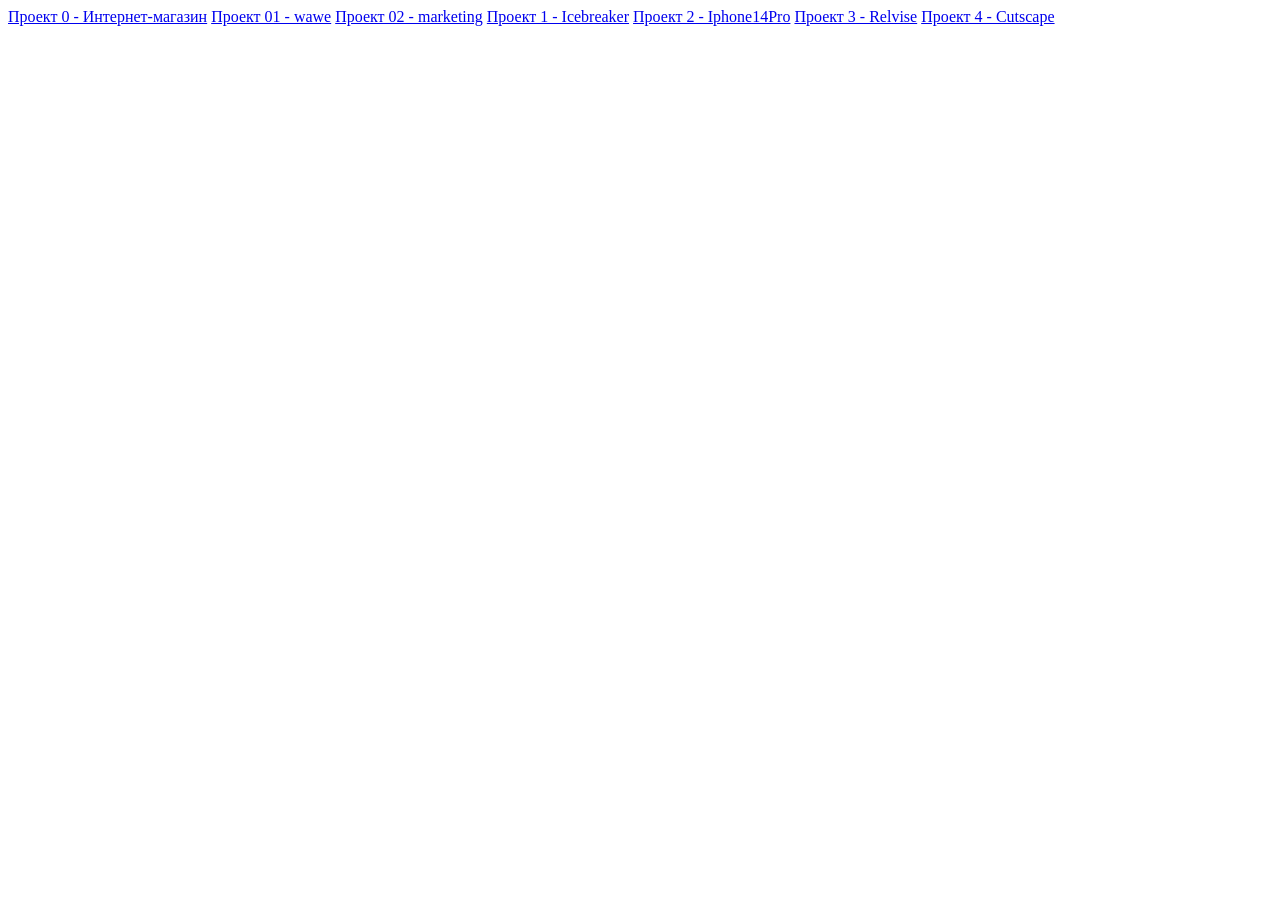
<file: index.html>
<!DOCTYPE html>
<html lang="en">

<head>
	<meta charset="UTF-8">
	<meta name="viewport" content="width=device-width, initial-scale=1.0">
	<title>My projects</title>
</head>

<body>
	<a href="Project-0">Проект 0 - Интернет-магазин</a>
	<a href="Project-01">Проект 01 - wawe</a>
	<a href="Project-02">Проект 02 - marketing</a>
	<a href="Project-1">Проект 1 - Icebreaker</a>
	<a href="Project-2">Проект 2 - Iphone14Pro</a>
	<a href="Project-3">Проект 3 - Relvise</a>
	<a href="Project-4">Проект 4 - Cutscape</a>
</body>

</html>
</file>
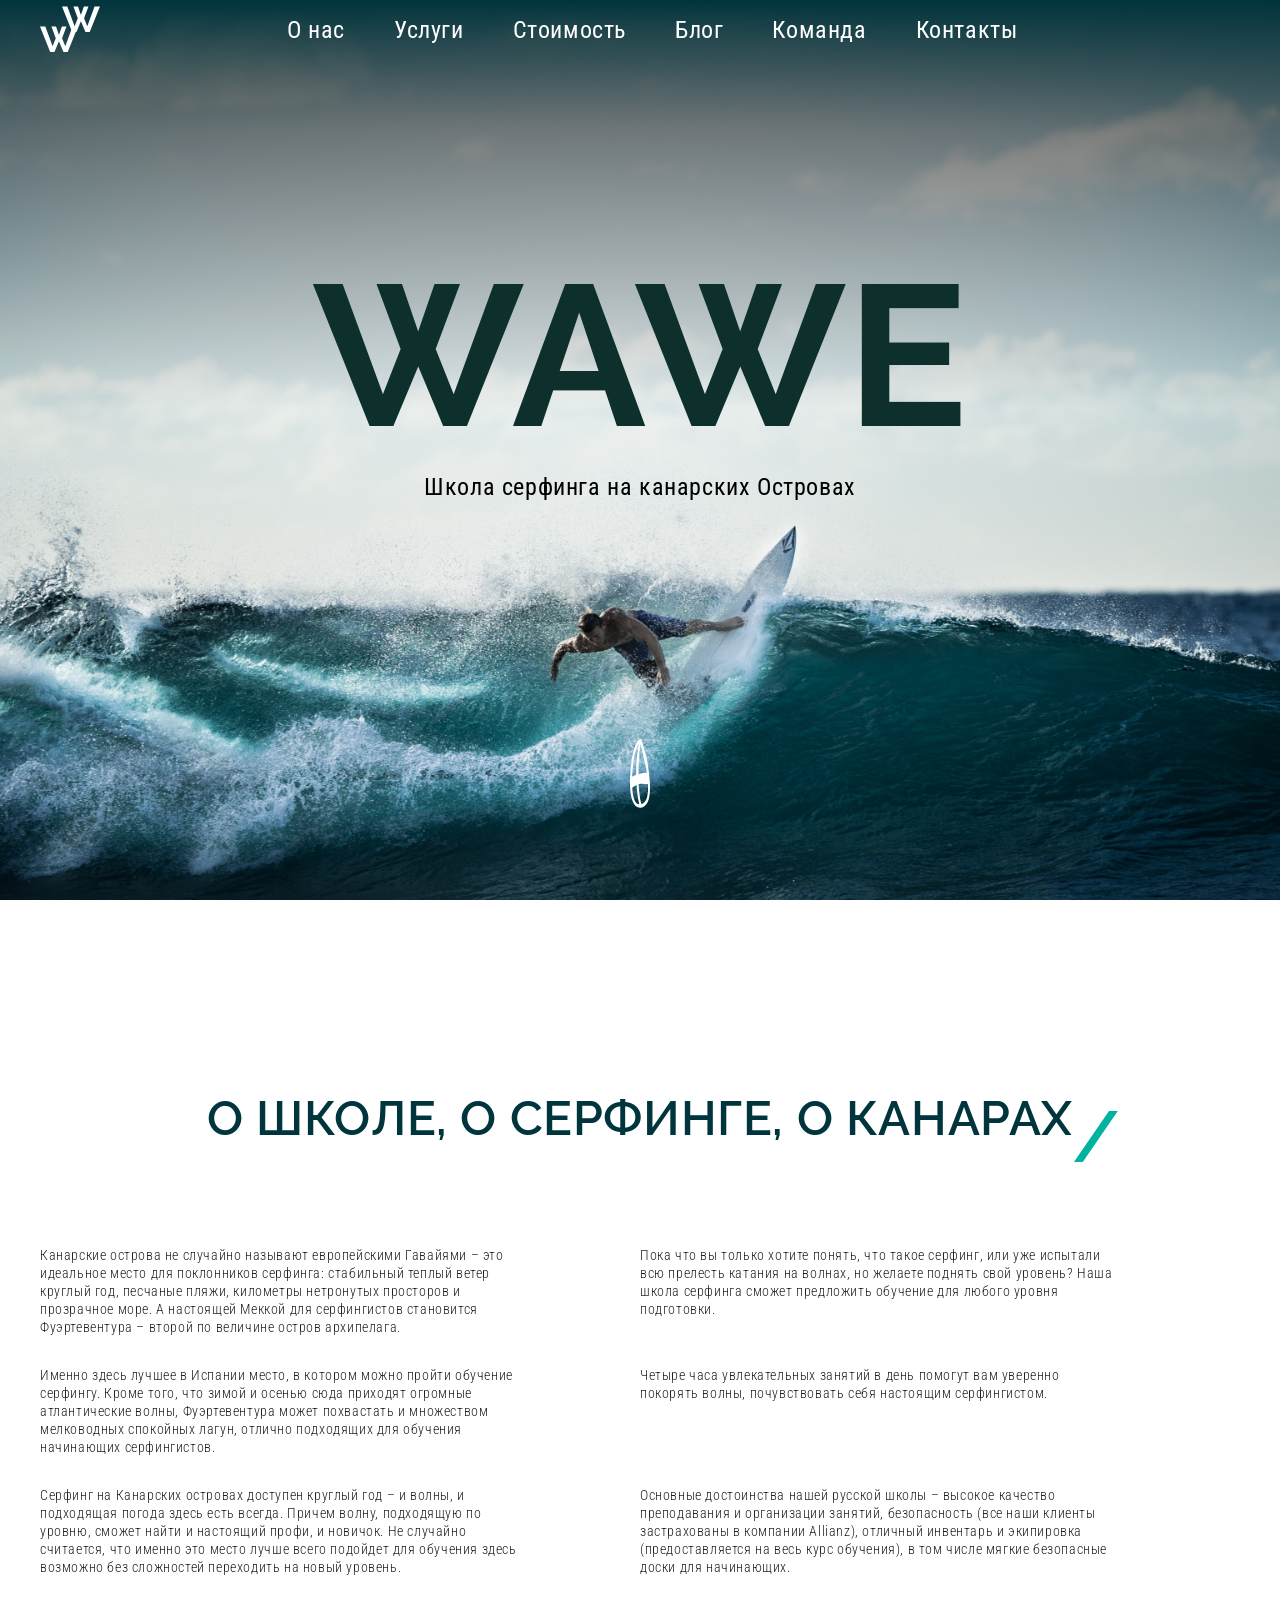
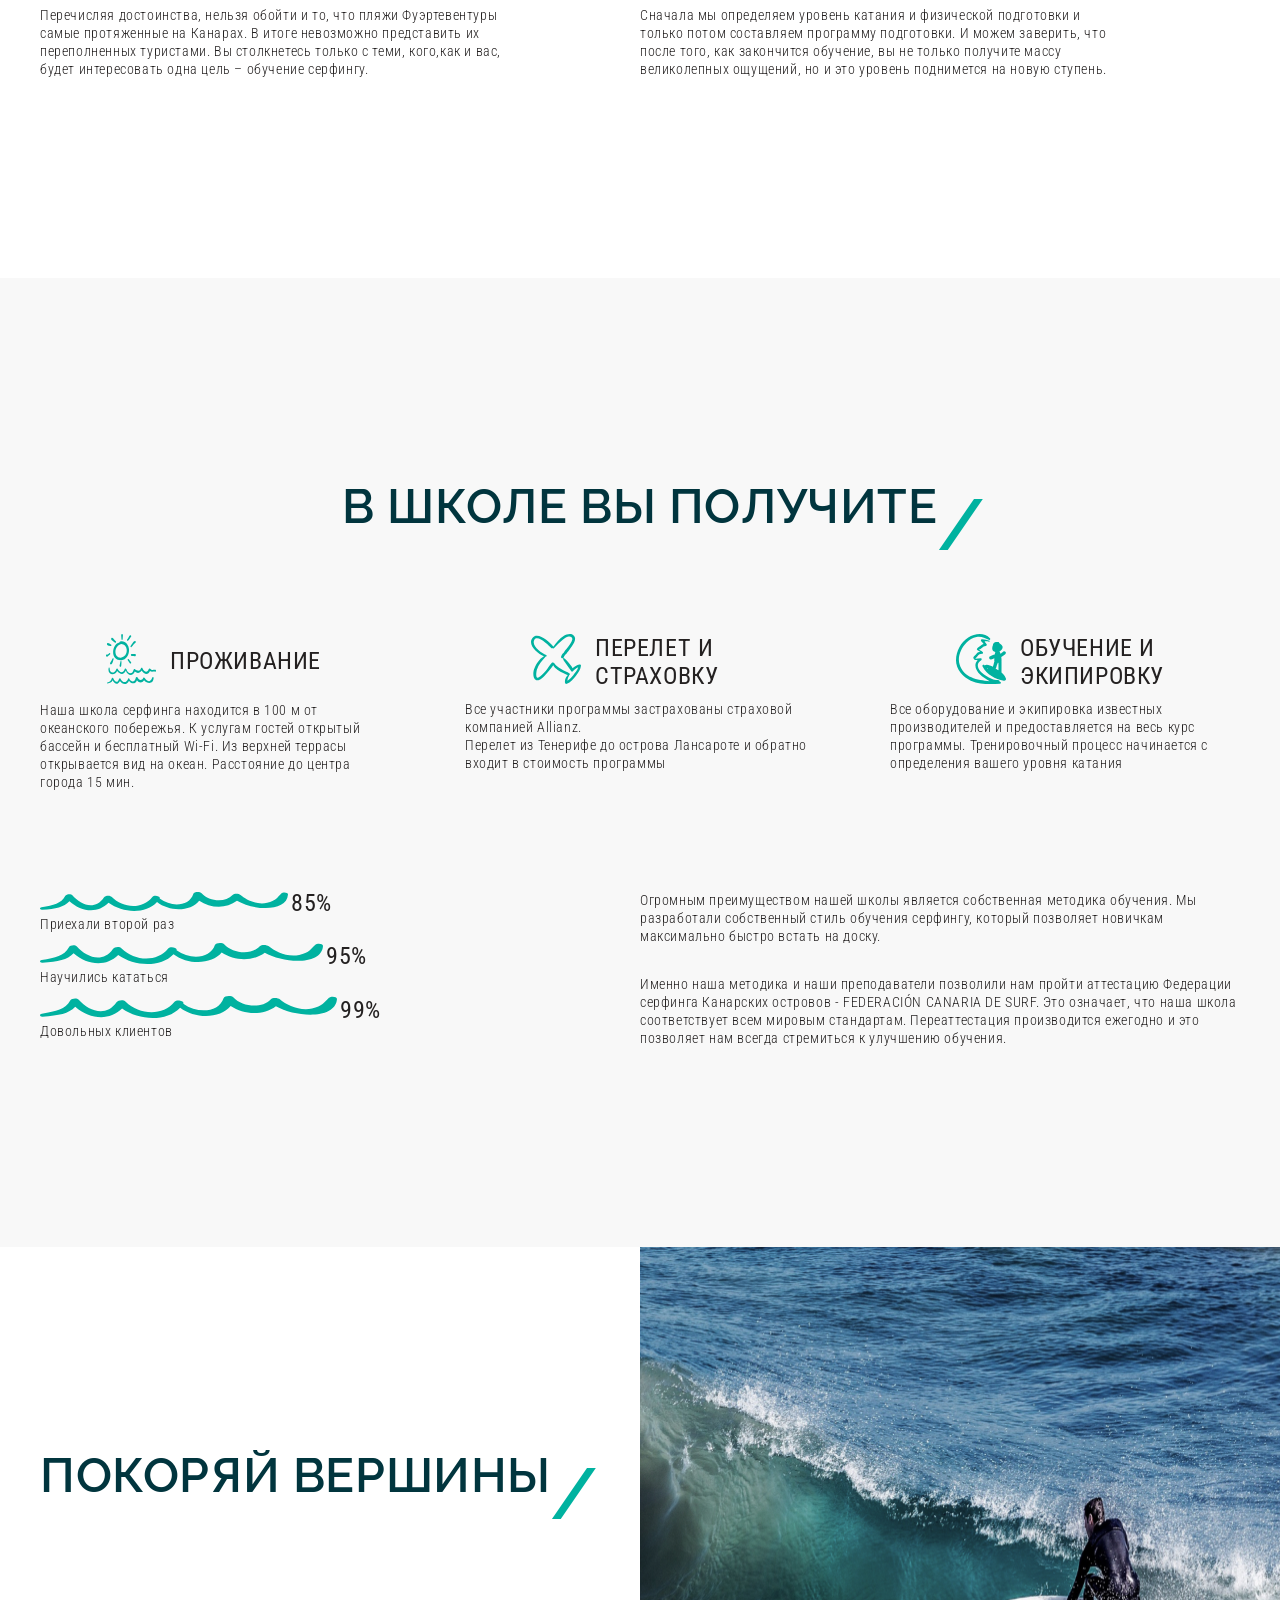
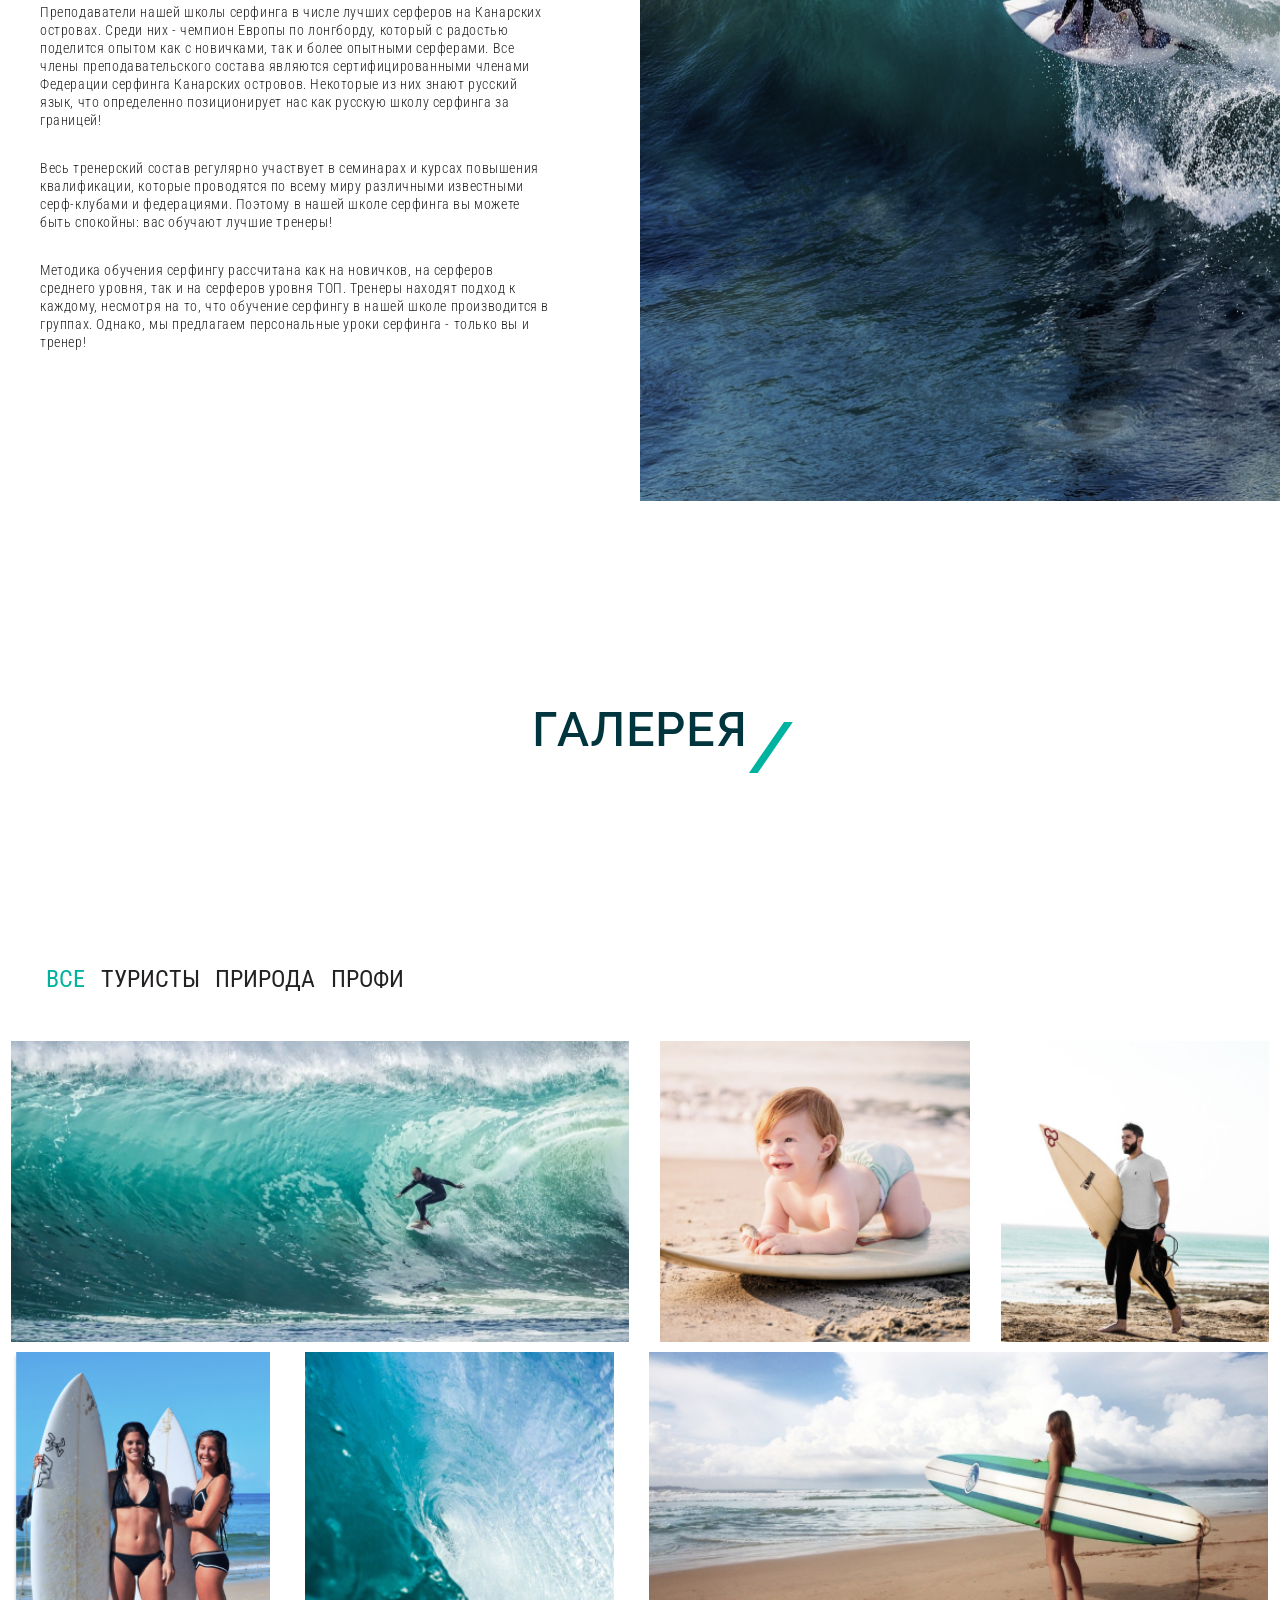
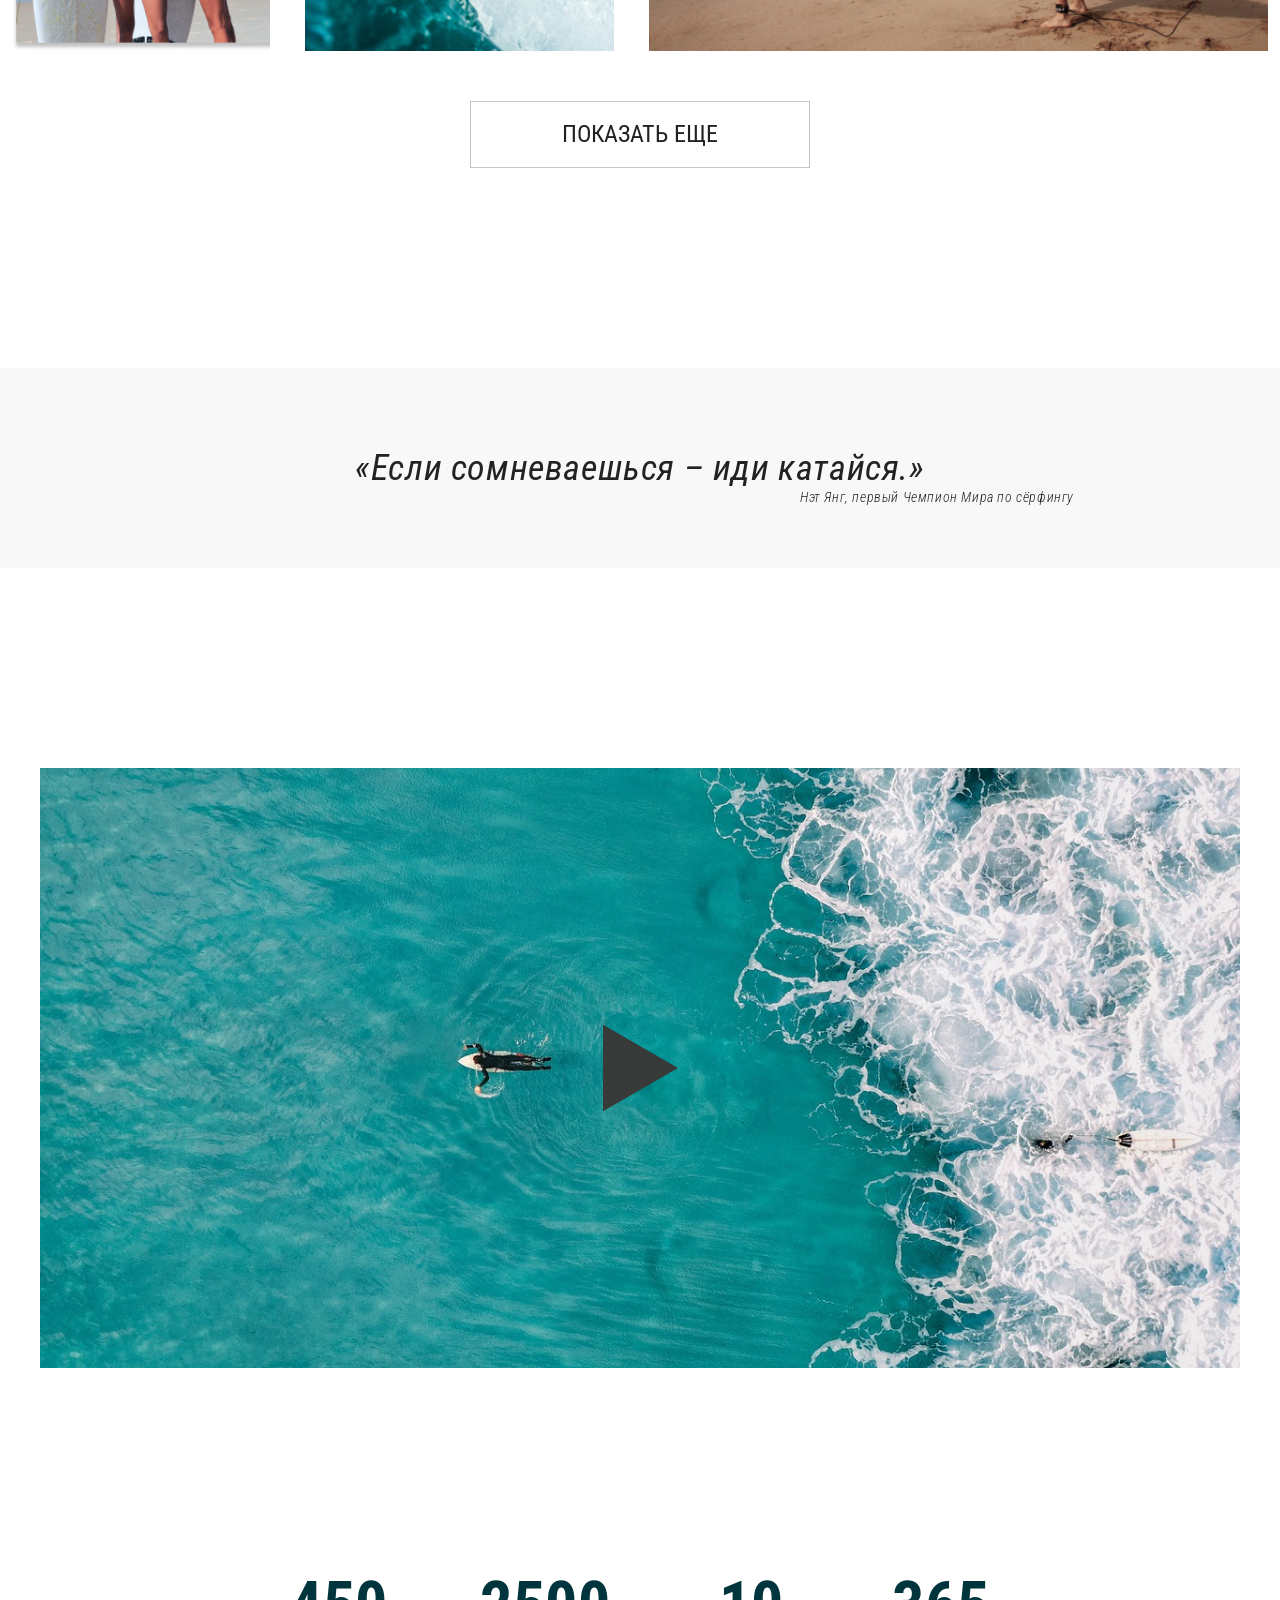
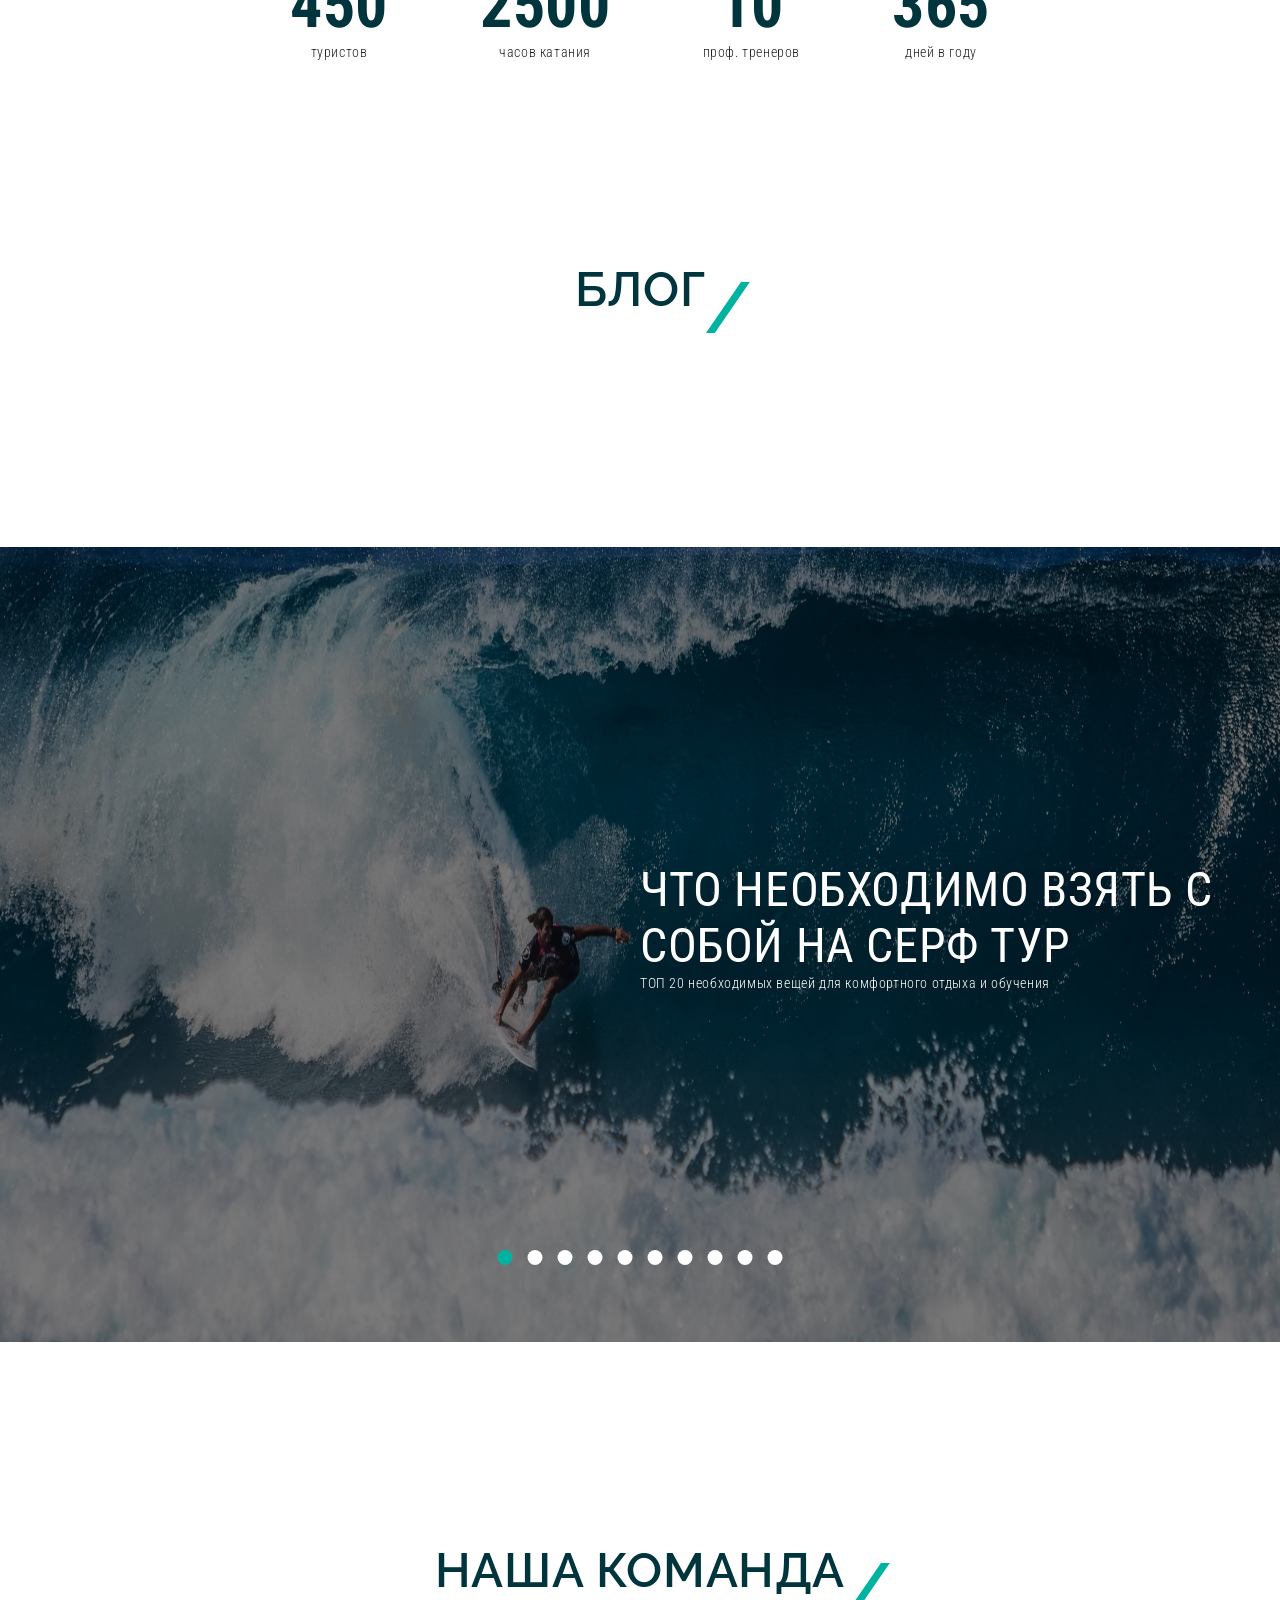
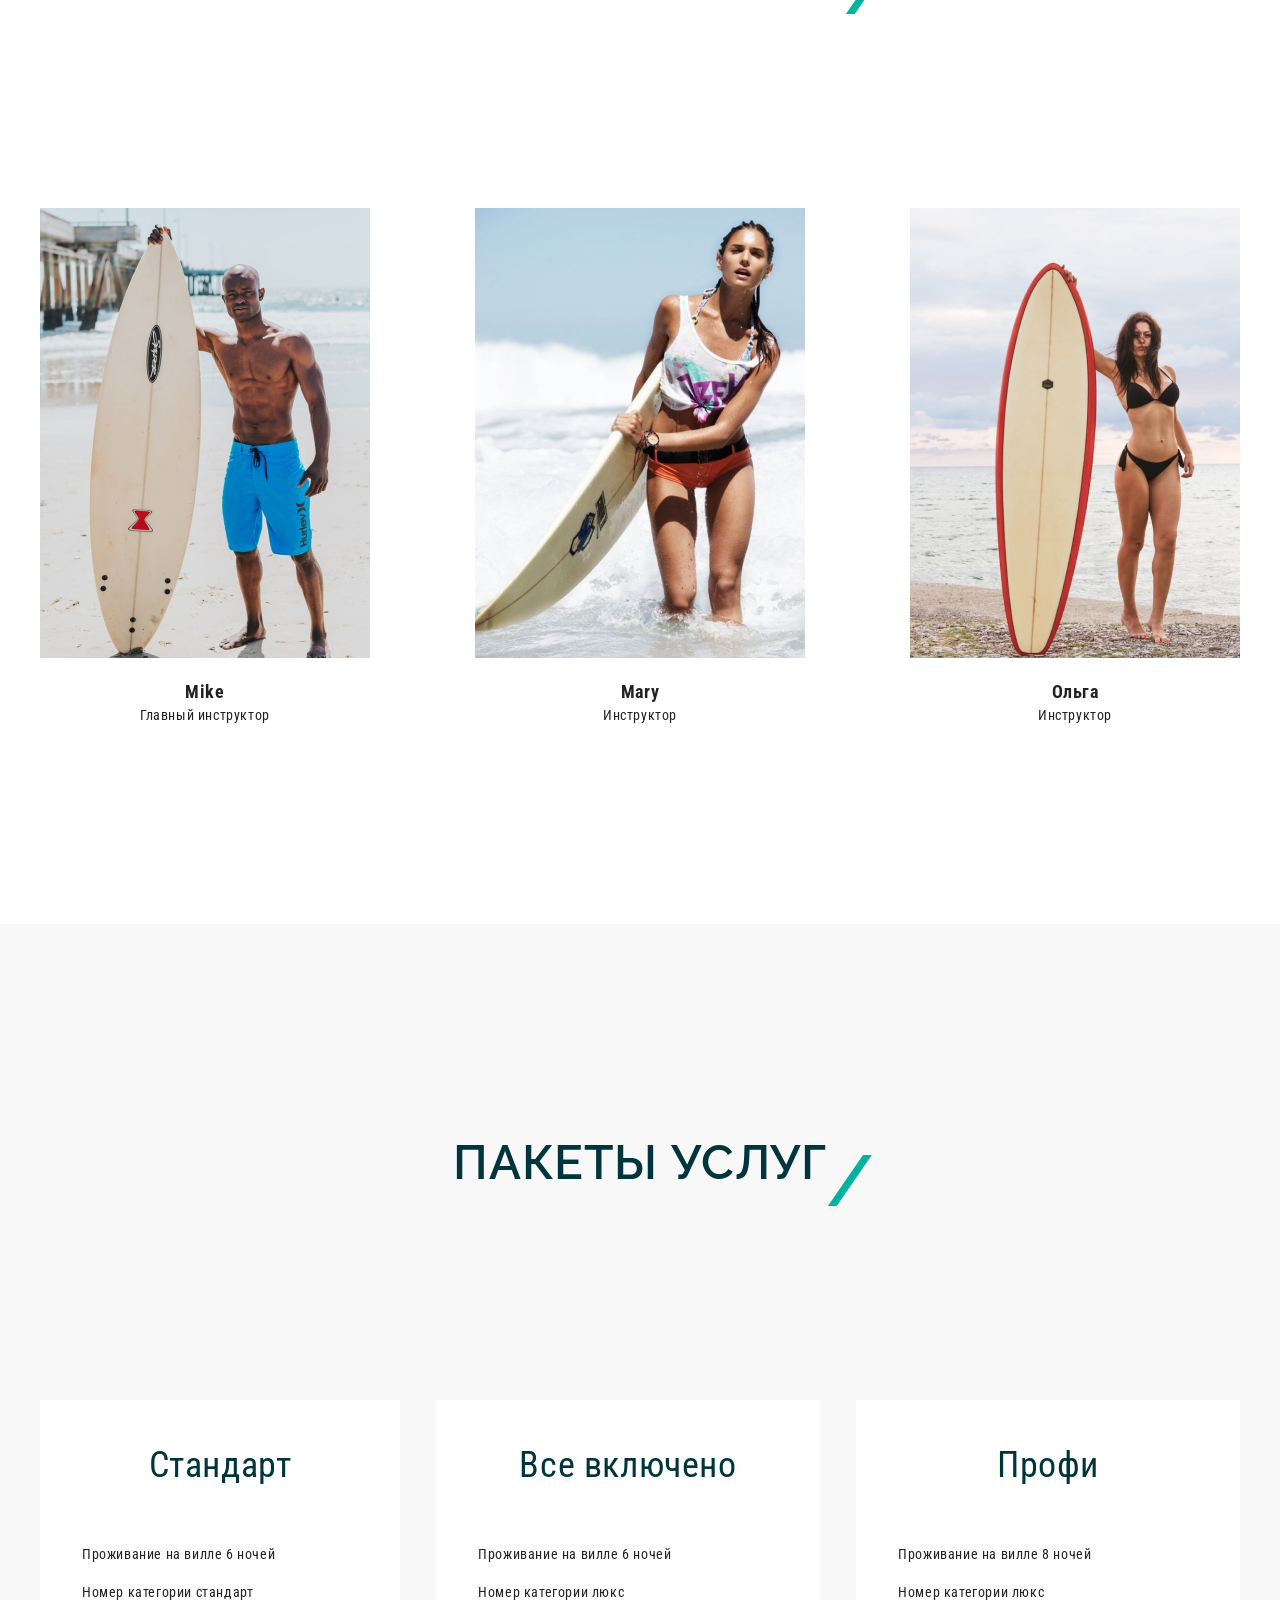
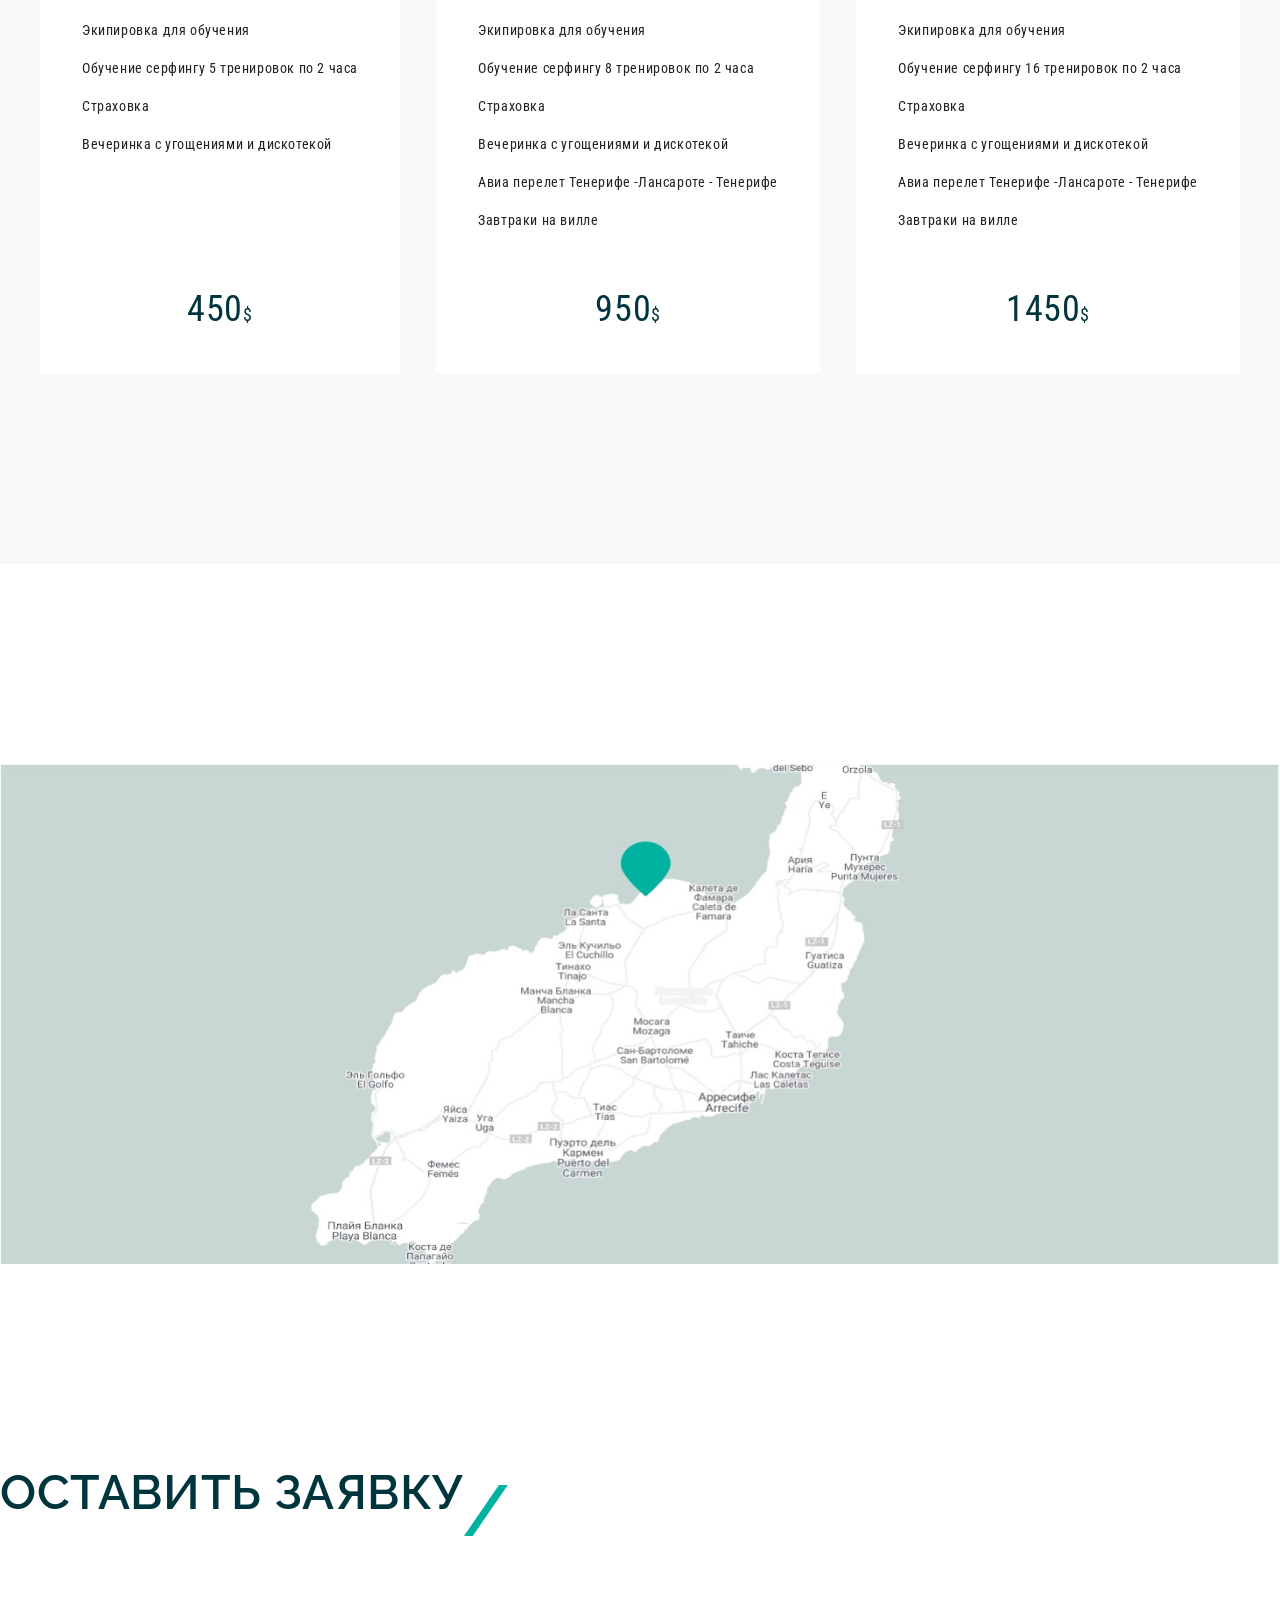
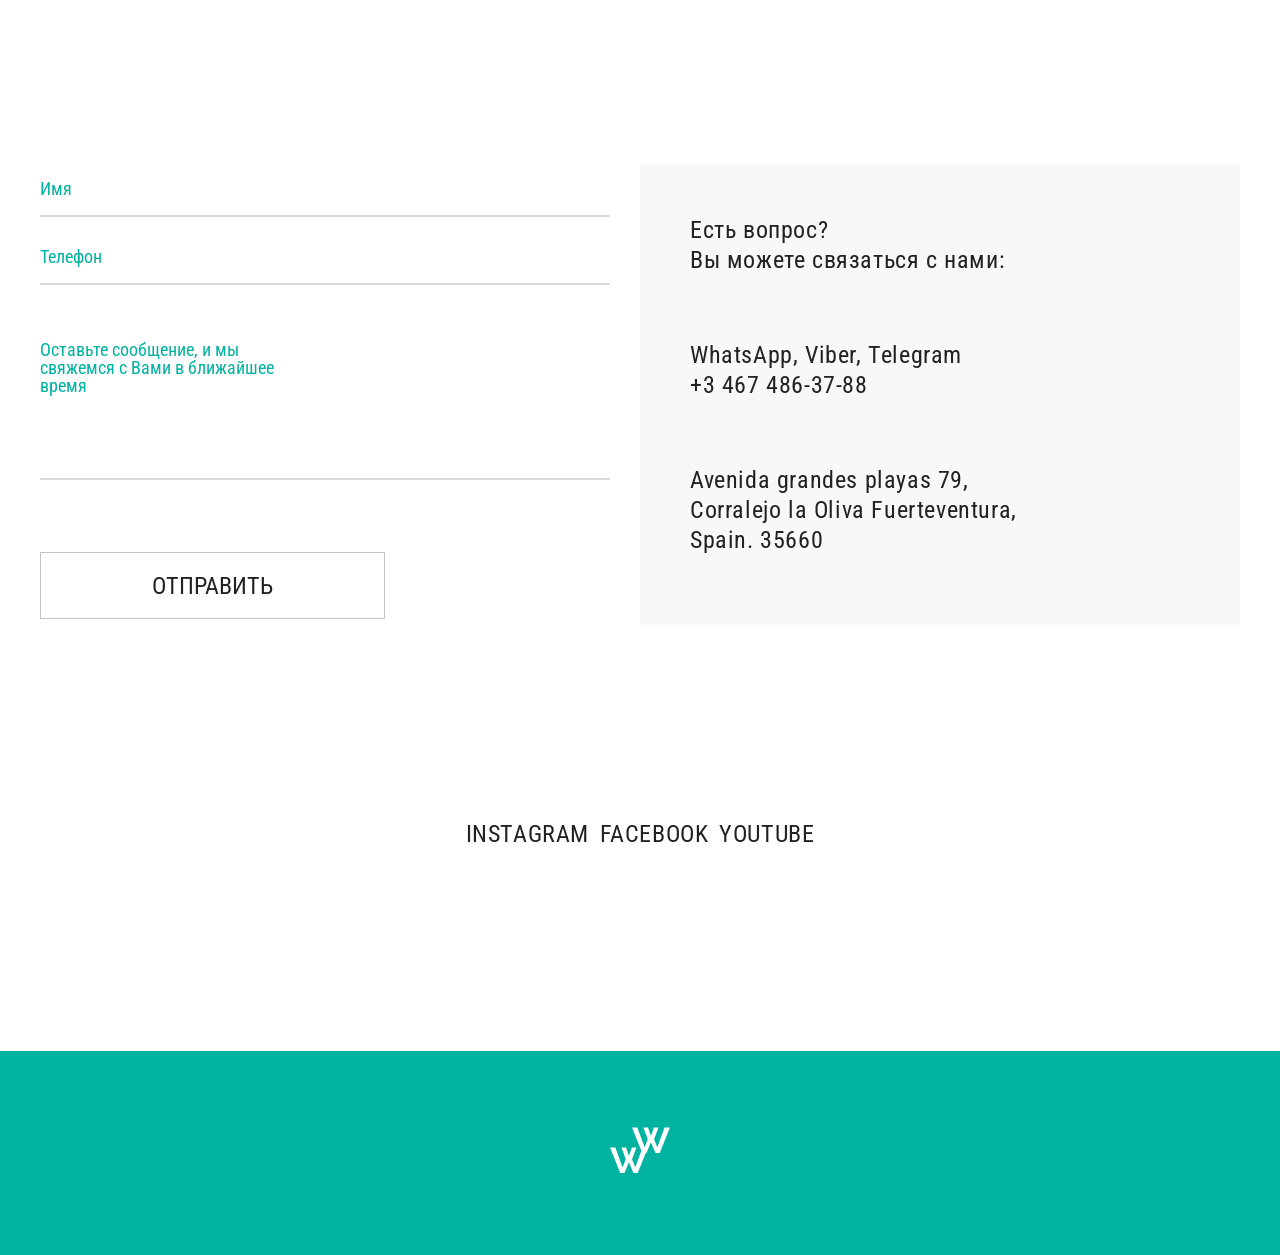
<file: Project-01/index.html>
<!DOCTYPE html>
<html lang="ru">

<head>
	<meta charset="UTF-8">
	<meta name="viewport" content="width=device-width, initial-scale=1.0">
	<link rel="preconnect" href="https://fonts.googleapis.com">
	<link rel="preconnect" href="https://fonts.gstatic.com" crossorigin>
	<link
		href="https://fonts.googleapis.com/css2?family=Raleway:wght@600;700&family=Roboto+Condensed:ital,wght@0,300;0,400;0,700;1,300;1,400&display=swap"
		rel="stylesheet">
	<link rel="stylesheet" href="css/jquery.fancybox.min.css">
	<link rel="stylesheet" href="css/slick.css">
	<link rel="stylesheet" href="css/myreset.css">
	<link rel="stylesheet" href="css/style.css">
	<title>Wawe</title>
</head>

<body>
	<header class="header header__position">
		<div class="header__top" id="header__top">
			<div class="container">
				<div class="header__top-inner">
					<a class="logo header__logo" href="#">
						<img class="logo__img" src="images/logo.svg" alt="Логотип">
					</a>
					<nav class="menu">
						<button class="menu__btn">
							<?xml version="1.0" encoding="UTF-8"?>
							<svg xmlns="http://www.w3.org/2000/svg" width="30" height="18" viewBox="0 0 30 18"
								fill="none">
								<path d="M0 0H30V2H0V0Z" fill="black"></path>
								<path d="M0 8H30V10H0V8Z" fill="black"></path>
								<rect y="16" width="30" height="2" fill="black"></rect>
							</svg>
						</button>
						<ul class="menu__list">
							<li class="menu__list-item">
								<a class="menu__list-link" href="#school">
									О нас
								</a>
							</li>
							<li class="menu__list-item">
								<a class="menu__list-link" href="#advantages">
									Услуги
								</a>
							</li>
							<li class="menu__list-item">
								<a class="menu__list-link" href="#tariff">
									Стоимость
								</a>
							</li>
							<li class="menu__list-item">
								<a class="menu__list-link" href="#blog">
									Блог
								</a>
							</li>
							<li class="menu__list-item">
								<a class="menu__list-link" href="#our-team">
									Команда
								</a>
							</li>
							<li class="menu__list-item">
								<a class="menu__list-link" href="#application">
									Контакты
								</a>
							</li>
						</ul>
					</nav>
				</div>
			</div>
		</div>
		<div class="header__content">
			<div class="container">
				<div class="header__content-inner">
					<h1 class="header__title">
						WAWE
					</h1>
					<h4 class="header__subtitle">
						Школа серфинга на канарских Островах
					</h4>
					<a class="header__icon" href="#">
						<img src="images/surfing.svg" alt="Surfing icon">
					</a>
				</div>
			</div>
		</div>
	</header>

	<section class="school" id="school">
		<div class="container">
			<h2 class="title school__title">
				О ШКОЛЕ, О СЕРФИНГЕ, О КАНАРАХ
			</h2>
			<div class="school__items">
				<div class="school__item">
					<p>Канарские острова не случайно называют европейскими Гавайями – это идеальное место для
						поклонников серфинга: стабильный теплый ветер круглый год, песчаные пляжи, километры
						нетронутых просторов и прозрачное море. А настоящей Меккой для серфингистов становится
						Фуэртевентура – второй по величине остров архипелага.</p>
					<p>Пока что вы только хотите понять, что такое серфинг, или уже испытали всю прелесть катания на
						волнах, но желаете поднять свой уровень? Наша школа серфинга сможет предложить обучение для
						любого уровня подготовки.
					</p>
				</div>
				<div class="school__item">
					<p>Именно здесь лучшее в Испании место, в котором можно пройти обучение серфингу. Кроме того,
						что зимой и осенью сюда приходят огромные атлантические волны, Фуэртевентура может
						похвастать и множеством мелководных спокойных лагун, отлично подходящих для обучения
						начинающих серфингистов.</p>
					<p>Четыре часа увлекательных занятий в день помогут вам уверенно покорять волны, почувствовать
						себя настоящим серфингистом.</p>
				</div>
				<div class="school__item">
					<p>Серфинг на Канарских островах доступен круглый год – и волны, и подходящая погода здесь есть
						всегда. Причем волну, подходящую по уровню, сможет найти и настоящий профи, и новичок. Не
						случайно считается, что именно это место лучше всего подойдет для обучения здесь возможно
						без сложностей переходить на новый уровень.</p>
					<p>Основные достоинства нашей русской школы – высокое качество преподавания и организации
						занятий, безопасность (все наши клиенты застрахованы в компании Allianz), отличный инвентарь
						и экипировка (предоставляется на весь курс обучения), в том числе мягкие безопасные доски
						для начинающих.</p>
				</div>
				<div class="school__item">
					<p>Перечисляя достоинства, нельзя обойти и то, что пляжи Фуэртевентуры самые протяженные на
						Канарах. В итоге невозможно представить их переполненных туристами. Вы столкнетесь только с
						теми, кого,как и вас, будет интересовать одна цель – обучение серфингу.</p>
					<p>Сначала мы определяем уровень катания и физической подготовки и только потом составляем
						программу подготовки. И можем заверить, что после того, как закончится обучение, вы не
						только получите массу великолепных ощущений, но и это уровень поднимется на новую ступень.
					</p>
				</div>
			</div>
		</div>
	</section>

	<section class="advantages" id="advantages">
		<div class="container">
			<h2 class="title advantages__title">
				В ШКОЛЕ ВЫ ПОЛУЧИТЕ
			</h2>
			<div class="advantages__inner">
				<div class="advanteges__about">
					<div class="advanteges__about-item">
						<h4 class="advanteges__subtitle advanteges__subtitle--life">
							ПРОЖИВАНИЕ
						</h4>
						<p>
							Наша школа серфинга находится в 100 м от океанского побережья. К услугам гостей открытый
							бассейн и бесплатный Wi-Fi. Из верхней террасы открывается вид на океан. Расстояние до
							центра города 15 мин.
						</p>
					</div>
					<div class="advanteges__about-item">
						<h4 class="advanteges__subtitle advanteges__subtitle--plane">
							ПЕРЕЛЕТ И
							СТРАХОВКУ
						</h4>
						<p>
							Все участники программы застрахованы страховой компанией Allianz.
						</p>
						<p>
							Перелет из Тенерифе до острова Лансароте и обратно входит в стоимость программы
						</p>
					</div>
					<div class="advanteges__about-item">
						<h4 class="advanteges__subtitle advanteges__subtitle--study">
							ОБУЧЕНИЕ И
							ЭКИПИРОВКУ
						</h4>
						<p>
							Все оборудование и экипировка известных производителей и предоставляется на весь курс
							программы. Тренировочный процесс начинается с определения вашего уровня катания
						</p>
					</div>
				</div>
				<div class="advantages__progress">
					<div class="advantages__progressbar">
						<div class="advantages__progressbar-percent">
							<img src="images/progress.svg" style="display:inline-block; width: calc(100% - 15% - 50px);"
								alt="85%">
							<span>85%</span>
							<br>
							Приехали второй раз
						</div>
						<div class="advantages__progressbar-percent">
							<img src="images/progress.svg" style="display:inline-block; width: calc(100% - 5% - 50px);"
								alt="95%">
							<span>95%</span>
							<br>
							Научились кататься
						</div>
						<div class="advantages__progressbar-percent">
							<img src="images/progress.svg" style="display:inline-block; width: calc(100% - 1% - 50px);"
								alt="99%">
							<span>99%</span>
							<br>
							Довольных клиентов
						</div>
					</div>
					<div class="advantages__progress-text">
						<p>
							Огромным преимуществом нашей школы является собственная методика обучения. Мы разработали
							собственный стиль обучения серфингу, который позволяет новичкам максимально быстро встать на
							доску.
						</p>
						<p>
							Именно наша методика и наши преподаватели позволили нам пройти аттестацию Федерации серфинга
							Канарских островов - FEDERACIÓN CANARIA DE SURF. Это означает, что наша школа соответствует
							всем мировым стандартам. Переаттестация производится ежегодно и это позволяет нам всегда
							стремиться к улучшению обучения.
						</p>
					</div>
				</div>
			</div>
		</div>
	</section>

	<section class="conquer">
		<div class="container">
			<h2 class="title conquer__title">
				ПОКОРЯЙ ВЕРШИНЫ
			</h2>
			<div class="conquer__inner">
				<p>Преподаватели нашей школы серфинга в числе лучших серферов на Канарских островах. Среди них - чемпион
					Европы по лонгборду, который с радостью поделится опытом как с новичками, так и более опытными
					серферами.
					Все члены преподавательского состава являются сертифицированными членами Федерации серфинга
					Канарских островов. Некоторые из них знают русский язык, что определенно позиционирует нас как
					русскую школу серфинга за границей!</p>
				<p>Весь тренерский состав регулярно участвует в семинарах и курсах повышения квалификации, которые
					проводятся по всему миру различными известными серф-клубами и федерациями. Поэтому в нашей школе
					серфинга вы можете быть спокойны: вас обучают лучшие тренеры!</p>
				<p>Методика обучения серфингу рассчитана как на новичков, на серферов среднего уровня, так и на серферов
					уровня ТОП. Тренеры находят подход к каждому, несмотря на то, что обучение серфингу в нашей школе
					производится в группах. Однако, мы предлагаем персональные уроки серфинга - только вы и тренер!
				</p>
			</div>
		</div>
	</section>

	<section class="gallery">
		<div class="container">
			<div class="gallery__top">
				<h2 class="title gallery__title">
					Галерея
				</h2>
				<div class="gallery__filter-btn">
					<button class="gallery__btn" data-filter="all">
						Все
					</button>
					<button class="gallery__btn" data-filter=".category-a">
						Туристы
					</button>
					<button class="gallery__btn" data-filter=".category-b">
						Природа
					</button>
					<button class="gallery__btn" data-filter=".category-c">
						Профи
					</button>
				</div>
			</div>
		</div>
		<div class="gallery__content" id="gallery__content">
			<div class="gallery__item mix category-b">
				<a href="images/gallery/1.jpg" data-fancybox="gallery" data-caption="1">
					<img src="images/gallery/1.jpg" alt="gallery images">
				</a>
			</div>
			<div class="gallery__item mix category-c">
				<a href="images/gallery/2.jpg" data-fancybox="gallery" data-caption="2">
					<img src="images/gallery/2.jpg" alt="gallery images">
				</a>
			</div>
			<div class="gallery__item mix category-c">
				<a href="images/gallery/3.jpg" data-fancybox="gallery" data-caption="3">
					<img src="images/gallery/3.jpg" alt="gallery images">
				</a>
			</div>
			<div class="gallery__item mix category-a">
				<a href="images/gallery/4.jpg" data-fancybox="gallery" data-caption="4">
					<img src="images/gallery/4.jpg" alt="gallery images">
				</a>
			</div>
			<div class="gallery__item mix category-b">
				<a href="images/gallery/5.jpg" data-fancybox="gallery" data-caption="5">
					<img src="images/gallery/5.jpg" alt="gallery images">
				</a>
			</div>
			<div class="gallery__item mix category-a">
				<a href="images/gallery/5.jpg" data-fancybox="gallery" data-caption="5">
					<img src="images/gallery/6.jpg" alt="gallery images">
				</a>
			</div>
			<div class="gallery__item mix category-b">
				<a href="images/gallery/4.jpg" data-fancybox="gallery" data-caption="4">
					<img src="images/gallery/4.jpg" alt="gallery images">
				</a>
			</div>
			<div class="gallery__item mix category-c">
				<a href="images/gallery/5.jpg" data-fancybox="gallery" data-caption="5">
					<img src="images/gallery/5.jpg" alt="gallery images">
				</a>
			</div>
			<div class="gallery__item mix category-c">
				<a href="images/gallery/6.jpg" data-fancybox="gallery" data-caption="6">
					<img src="images/gallery/6.jpg" alt="gallery images">
				</a>

			</div>
			<div class="gallery__item mix category-a">
				<a href="images/gallery/1.jpg" data-fancybox="gallery" data-caption="1">
					<img src="images/gallery/1.jpg" alt="gallery images">
				</a>
			</div>
			<div class="gallery__item mix category-b">
				<a href="images/gallery/2.jpg" data-fancybox="gallery" data-caption="2">
					<img src="images/gallery/2.jpg" alt="gallery images">
				</a>
			</div>
			<div class="gallery__item mix category-a">
				<a href="images/gallery/3.jpg" data-fancybox="gallery" data-caption="3">
					<img src="images/gallery/3.jpg" alt="gallery images">
				</a>
			</div>
		</div>
		<div class="container gallery__container">
			<button class="gallery__add" id="gallery__add" type="button">
				ПОКАЗАТЬ ЕЩЕ
			</button>
		</div>
		<blockquote class="blockquote">
			<div class="container">
				«Если сомневаешься – иди катайся.»
				<span class="blockquote__author">Нэт Янг, первый Чемпион Мира по сёрфингу</span>
			</div>
		</blockquote>
		<div class="container">
			<div class="gallery__video">
				<a data-fancybox class="gallery__video-link" href="https://youtu.be/BUSXlJb0SLE?si=FE6rkkLMi0YGzEvJ">
					<img src="images/play.svg" alt="play icon">
				</a>

			</div>
		</div>
		<div class="container">
			<div class="gallery__numbers">
				<h5 class="gallery__numbers-item">
					450
					<span>туристов</span>
				</h5>
				<h5 class="gallery__numbers-item">
					2500
					<span>часов катания</span>
				</h5>
				<h5 class="gallery__numbers-item">
					10
					<span>проф. тренеров</span>
				</h5>
				<h5 class="gallery__numbers-item">
					365
					<span>дней в году</span>
				</h5>
			</div>
		</div>
	</section>

	<section class="slider-blog" id="blog">
		<h2 class="title slider-blog__title">БЛОГ</h2>
		<div class="slider-blog__inner">
			<div class="slider-blog__item" style="background-image: url(images/slider/slide1.jpg);">
				<div class="container">
					<div class="slider-blog__content">
						<a class="slider-blog__link" href="#">
							<h5 class="slider-blog__content-title">
								ЧТО НЕОБХОДИМО ВЗЯТЬ С СОБОЙ НА СЕРФ ТУР
							</h5>
							<p class="slider-blog__content-subtitle">ТОП 20 необходимых вещей для комфортного отдыха и
								обучения</p>
						</a>
					</div>
				</div>
			</div>
			<div class="slider-blog__item" style="background-image: url(images/slider/slide1.jpg);">
				<div class="container">
					<div class="slider-blog__content">
						<a class="slider-blog__link" href="#">
							<h5 class="slider-blog__content-title">
								ЧТО НЕОБХОДИМО ВЗЯТЬ С СОБОЙ НА СЕРФ ТУР
							</h5>
							<p class="slider-blog__content-subtitle">ТОП 20 необходимых вещей для комфортного отдыха и
								обучения</p>
						</a>
					</div>
				</div>
			</div>
			<div class="slider-blog__item" style="background-image: url(images/slider/slide1.jpg);">
				<div class="container">
					<div class="slider-blog__content">
						<a class="slider-blog__link" href="#">
							<h5 class="slider-blog__content-title">
								ЧТО НЕОБХОДИМО ВЗЯТЬ С СОБОЙ НА СЕРФ ТУР
							</h5>
							<p class="slider-blog__content-subtitle">ТОП 20 необходимых вещей для комфортного отдыха и
								обучения</p>
						</a>
					</div>
				</div>
			</div>
			<div class="slider-blog__item" style="background-image: url(images/slider/slide1.jpg);">
				<div class="container">
					<div class="slider-blog__content">
						<a class="slider-blog__link" href="#">
							<h5 class="slider-blog__content-title">
								ЧТО НЕОБХОДИМО ВЗЯТЬ С СОБОЙ НА СЕРФ ТУР
							</h5>
							<p class="slider-blog__content-subtitle">ТОП 20 необходимых вещей для комфортного отдыха и
								обучения</p>
						</a>
					</div>
				</div>
			</div>
			<div class="slider-blog__item" style="background-image: url(images/slider/slide1.jpg);">
				<div class="container">
					<div class="slider-blog__content">
						<a class="slider-blog__link" href="#">
							<h5 class="slider-blog__content-title">
								ЧТО НЕОБХОДИМО ВЗЯТЬ С СОБОЙ НА СЕРФ ТУР
							</h5>
							<p class="slider-blog__content-subtitle">ТОП 20 необходимых вещей для комфортного отдыха и
								обучения</p>
						</a>
					</div>
				</div>
			</div>
			<div class="slider-blog__item" style="background-image: url(images/slider/slide1.jpg);">
				<div class="container">
					<div class="slider-blog__content">
						<a class="slider-blog__link" href="#">
							<h5 class="slider-blog__content-title">
								ЧТО НЕОБХОДИМО ВЗЯТЬ С СОБОЙ НА СЕРФ ТУР
							</h5>
							<p class="slider-blog__content-subtitle">ТОП 20 необходимых вещей для комфортного отдыха и
								обучения</p>
						</a>
					</div>
				</div>
			</div>
			<div class="slider-blog__item" style="background-image: url(images/slider/slide1.jpg);">
				<div class="container">
					<div class="slider-blog__content">
						<a class="slider-blog__link" href="#">
							<h5 class="slider-blog__content-title">
								ЧТО НЕОБХОДИМО ВЗЯТЬ С СОБОЙ НА СЕРФ ТУР
							</h5>
							<p class="slider-blog__content-subtitle">ТОП 20 необходимых вещей для комфортного отдыха и
								обучения</p>
						</a>
					</div>
				</div>
			</div>
			<div class="slider-blog__item" style="background-image: url(images/slider/slide1.jpg);">
				<div class="container">
					<div class="slider-blog__content">
						<a class="slider-blog__link" href="#">
							<h5 class="slider-blog__content-title">
								ЧТО НЕОБХОДИМО ВЗЯТЬ С СОБОЙ НА СЕРФ ТУР
							</h5>
							<p class="slider-blog__content-subtitle">ТОП 20 необходимых вещей для комфортного отдыха и
								обучения</p>
						</a>
					</div>
				</div>
			</div>
			<div class="slider-blog__item" style="background-image: url(images/slider/slide1.jpg);">
				<div class="container">
					<div class="slider-blog__content">
						<a class="slider-blog__link" href="#">
							<h5 class="slider-blog__content-title">
								ЧТО НЕОБХОДИМО ВЗЯТЬ С СОБОЙ НА СЕРФ ТУР
							</h5>
							<p class="slider-blog__content-subtitle">ТОП 20 необходимых вещей для комфортного отдыха и
								обучения</p>
						</a>
					</div>
				</div>
			</div>
			<div class="slider-blog__item" style="background-image: url(images/slider/slide1.jpg);">
				<div class="container">
					<div class="slider-blog__content">
						<a class="slider-blog__link" href="#">
							<h5 class="slider-blog__content-title">
								ЧТО НЕОБХОДИМО ВЗЯТЬ С СОБОЙ НА СЕРФ ТУР
							</h5>
							<p class="slider-blog__content-subtitle">ТОП 20 необходимых вещей для комфортного отдыха и
								обучения</p>
						</a>
					</div>
				</div>
			</div>
		</div>
	</section>

	<section class="our-team" id="our-team">
		<h2 class="title our-team__title">НАША КОМАНДА</h2>
		<div class="container">
			<div class="our-team__inner">
				<div class="our-team__item">
					<a href="images/team/Mike.jpg" data-fancybox="team" data-caption="Mike">
						<img class="our-team__item-img" src="images/team/Mike.jpg" alt="Mike">
					</a>
					<h6 class="our-team__item-title">Mike</h6>
					<p class="our-team__item-position">Главный инструктор</p>
				</div>
				<div class="our-team__item">
					<a href="images/team/Mary.jpg" data-fancybox="team" data-caption="Marry">
						<img class="our-team__item-img" src="images/team/Mary.jpg" alt="Mary">
					</a>
					<h6 class="our-team__item-title">Mary</h6>
					<p class="our-team__item-position">Инструктор</p>
				</div>
				<div class="our-team__item">
					<a href="images/team/Olga.jpg" data-fancybox="team" data-caption="Ольга">
						<img class="our-team__item-img" src="images/team/Olga.jpg" alt="Olga">
					</a>
					<h6 class="our-team__item-title">Ольга</h6>
					<p class="our-team__item-position">Инструктор</p>
				</div>
			</div>
		</div>
	</section>

	<section class="tariff" id="tariff">
		<h2 class="title tariff__title">ПАКЕТЫ УСЛУГ</h2>
		<div class="container">
			<div class="tariff__inner">
				<ul class="tariff__item">
					<li class="tariff__item-title">Стандарт</li>
					<li class="tariff__item-li">Проживание на вилле 6 ночей</li>
					<li class="tariff__item-li">Номер категории стандарт</li>
					<li class="tariff__item-li">Экипировка для обучения</li>
					<li class="tariff__item-li">Обучение серфингу 5 тренировок по 2 часа</li>
					<li class="tariff__item-li">Страховка</li>
					<li class="tariff__item-li">Вечеринка с угощениями и дискотекой</li>
					<li class="tariff__item-price">450<span>$</span></li>
				</ul>
				<ul class="tariff__item">
					<li class="tariff__item-title">Все включено</li>
					<li class="tariff__item-li">Проживание на вилле 6 ночей</li>
					<li class="tariff__item-li">Номер категории люкс</li>
					<li class="tariff__item-li">Экипировка для обучения</li>
					<li class="tariff__item-li">Обучение серфингу 8 тренировок по 2 часа</li>
					<li class="tariff__item-li">Страховка</li>
					<li class="tariff__item-li">Вечеринка с угощениями и дискотекой</li>
					<li class="tariff__item-li">Авиа перелет Тенерифе -Лансароте - Тенерифе</li>
					<li class="tariff__item-li">Завтраки на вилле</li>
					<li class="tariff__item-price">950<span>$</span></li>
				</ul>
				<ul class="tariff__item">
					<li class="tariff__item-title">Профи</li>
					<li class="tariff__item-li">Проживание на вилле 8 ночей </li>
					<li class="tariff__item-li">Номер категории люкс</li>
					<li class="tariff__item-li">Экипировка для обучения</li>
					<li class="tariff__item-li">Обучение серфингу 16 тренировок по 2 часа</li>
					<li class="tariff__item-li">Страховка</li>
					<li class="tariff__item-li">Вечеринка с угощениями и дискотекой</li>
					<li class="tariff__item-li">Авиа перелет Тенерифе -Лансароте - Тенерифе</li>
					<li class="tariff__item-li">Завтраки на вилле</li>
					<li class="tariff__item-price">1450<span>$</span></li>
				</ul>
			</div>
		</div>
	</section>

	<div class="map">
		<div class="map__img" style="background-image: url('images/map.jpg');">
			<a href="images/map.jpg" data-fancybox="map" data-caption="Map">
			</a>
		</div>
	</div>

	<section class="application" id="application">
		<h2 class="title application__title">ОСТАВИТЬ ЗАЯВКУ</h2>
		<div class="container">
			<div class="application__inner">
				<form class="application__form">
					<input type="text" placeholder="Имя">
					<input type="text" placeholder="Телефон">
					<textarea placeholder="Оставьте сообщение, и мы свяжемся с Вами в ближайшее время"></textarea>
					<button type="submit">ОТПРАВИТЬ</button>
				</form>
				<div class="application__question">
					<p>
						Есть вопрос?<br>
						Вы можете связаться с нами:
					</p>
					<p>WhatsApp, Viber, Telegram<br>
						+3 467 486-37-88
					</p>
					<p>
						Avenida grandes playas 79,
						Corralejo la Oliva Fuerteventura,
						Spain. 35660
					</p>
				</div>
			</div>
			<div class="application__social">
				<a class="application__social-link" href="#">INSTAGRAM</a>
				<a class="application__social-link" href="#">FACEBOOK</a>
				<a class="application__social-link" href="#">YOUTUBE</a>
			</div>
		</div>
	</section>

	<footer class="footer">
		<a class="logo footer__logo" href="#">
			<img class="logo__img" src="images/logo.svg" alt="Логотип">
		</a>
	</footer>

	<script src="js/jquery.com_jquery-3.7.1.min.js"></script>
	<script src="js/slick.min.js"></script>
	<script src="js/mixitup.min.js"></script>
	<script src="js/jquery.fancybox.min.js"></script>

	<script src="js/main.js"></script>
</body>

</html>
</file>
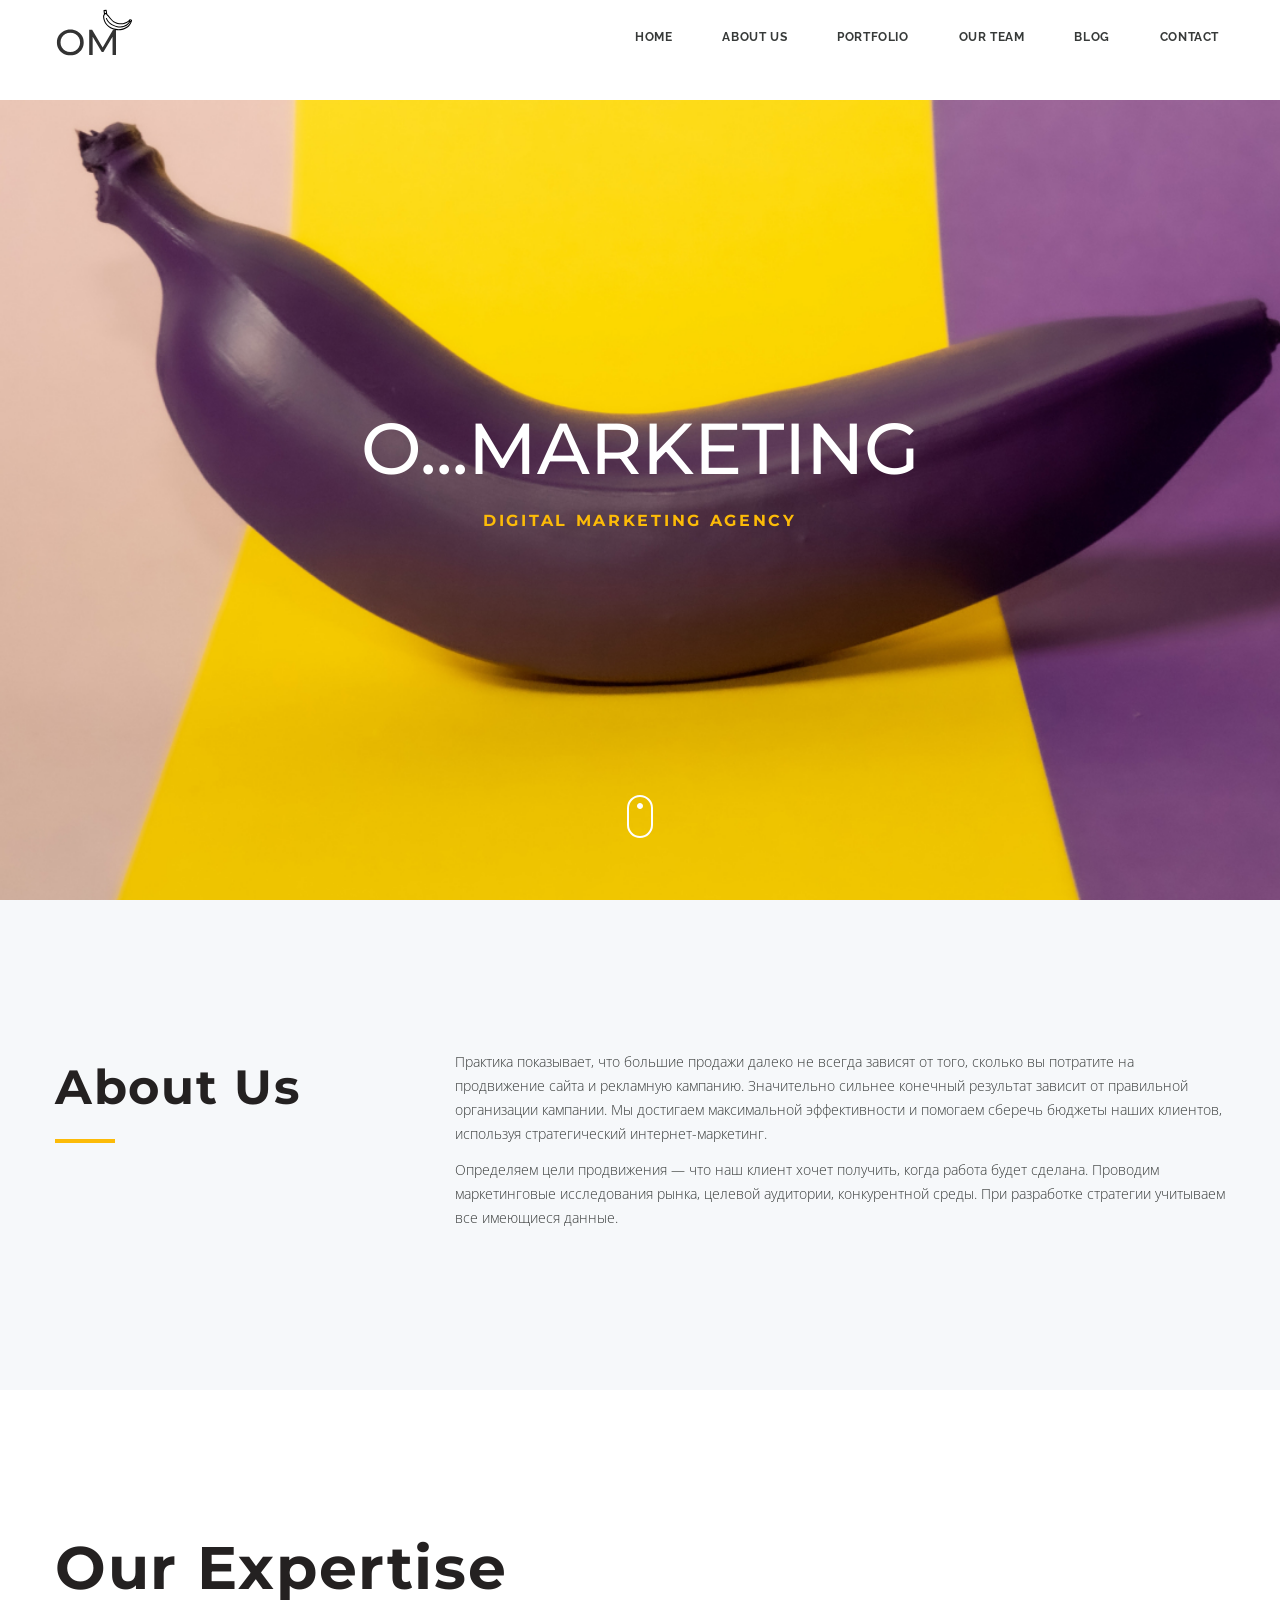
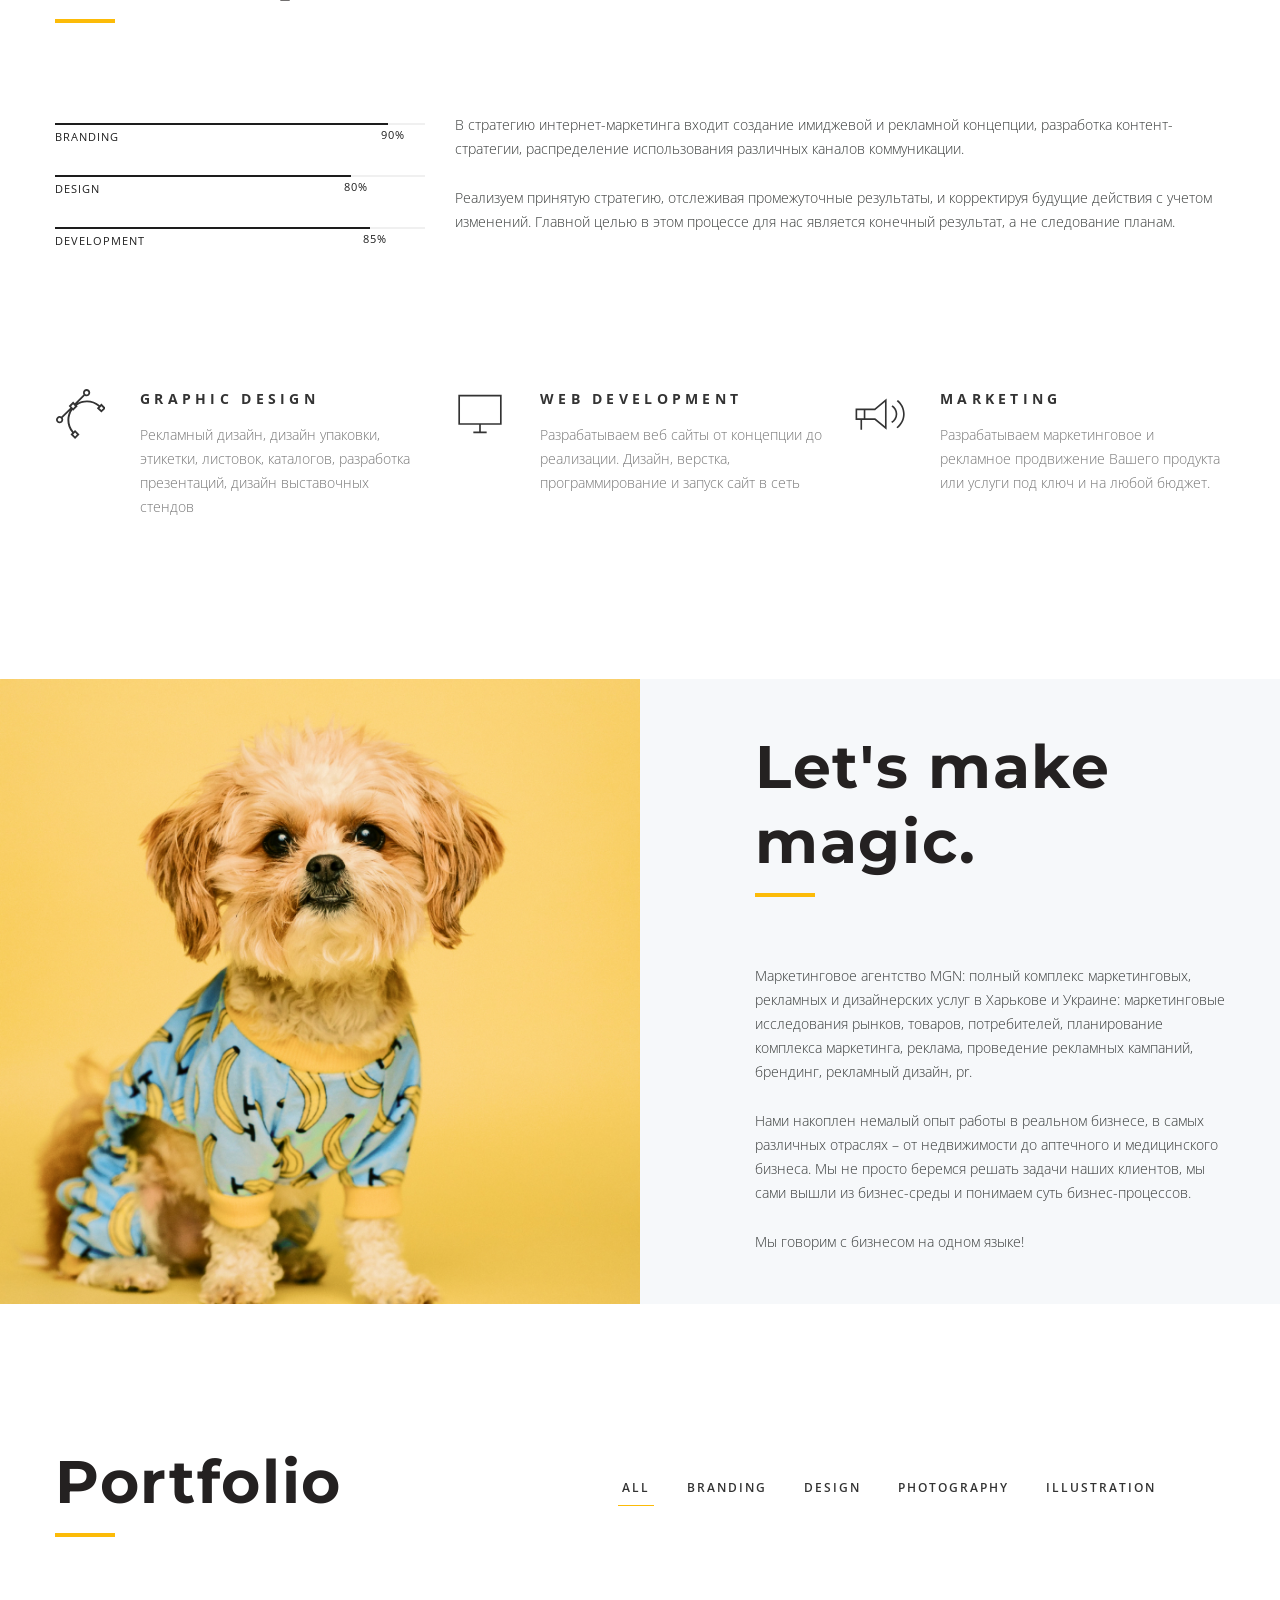
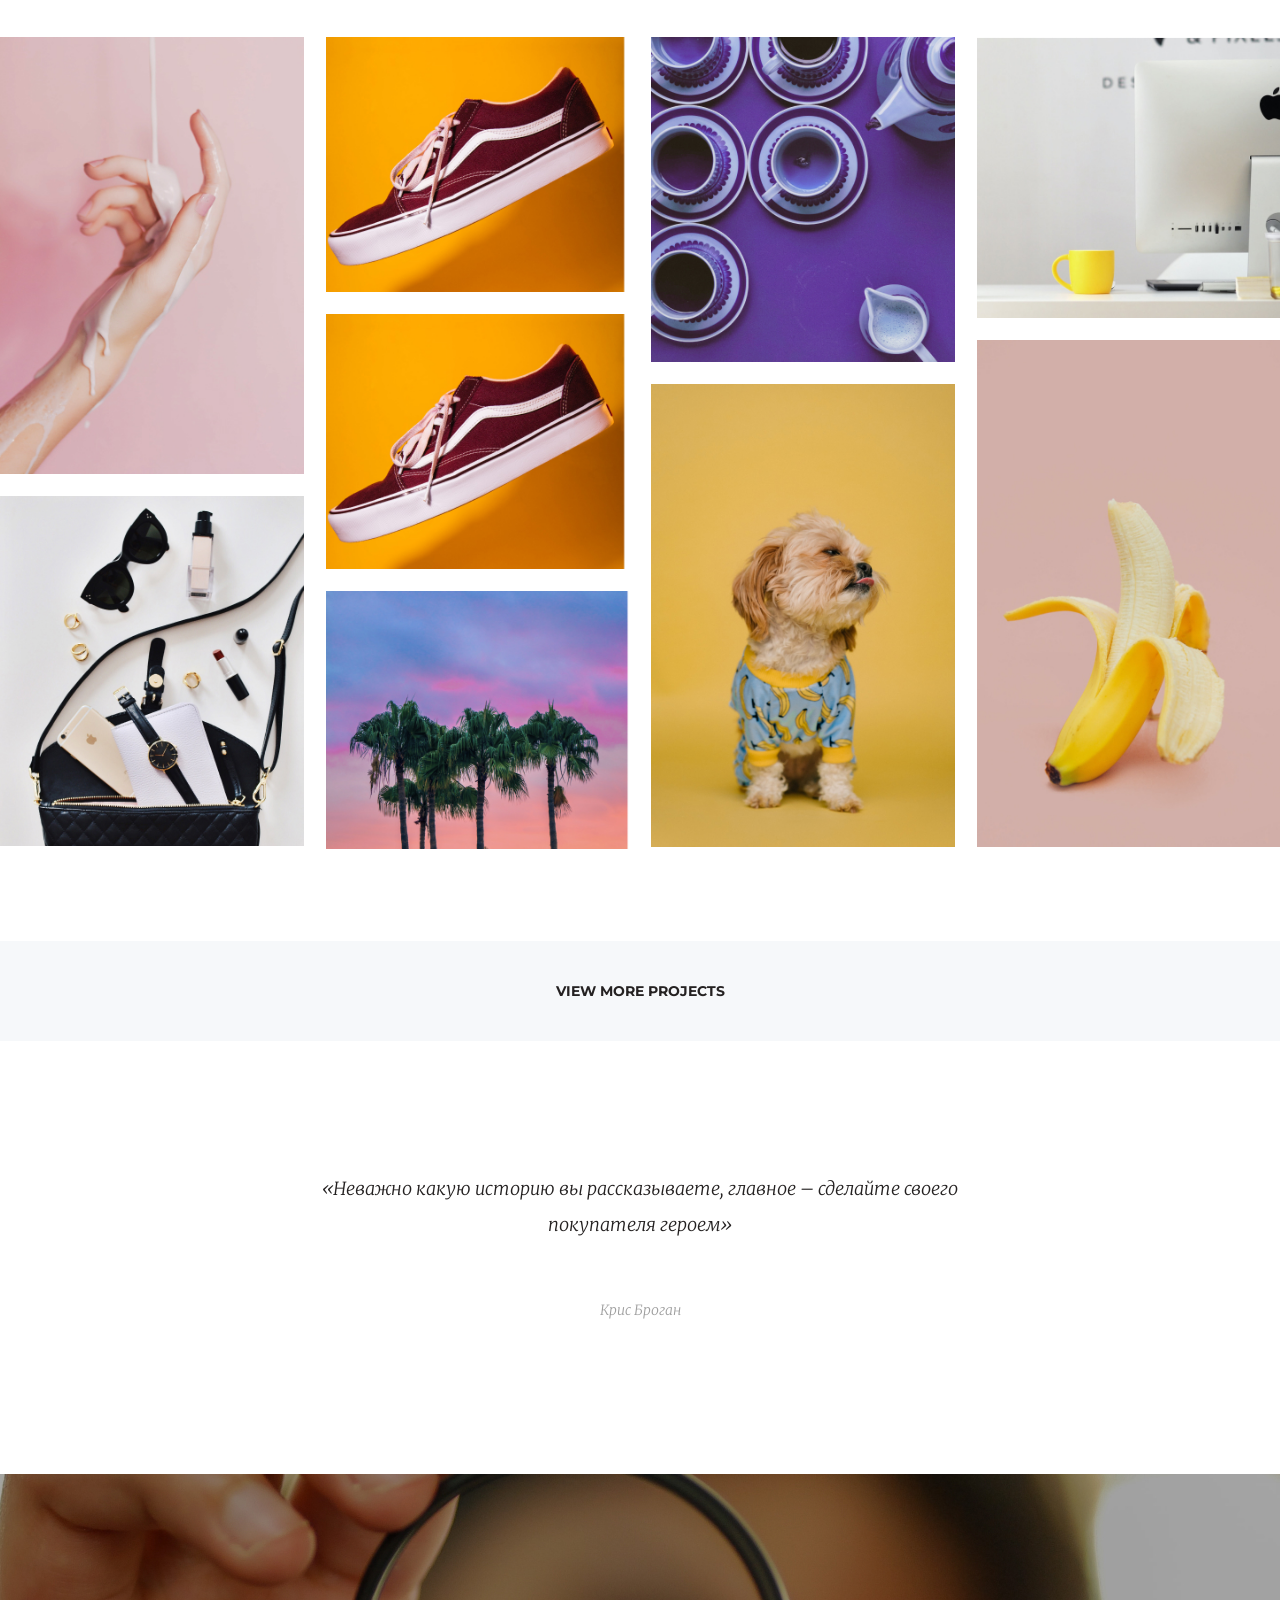
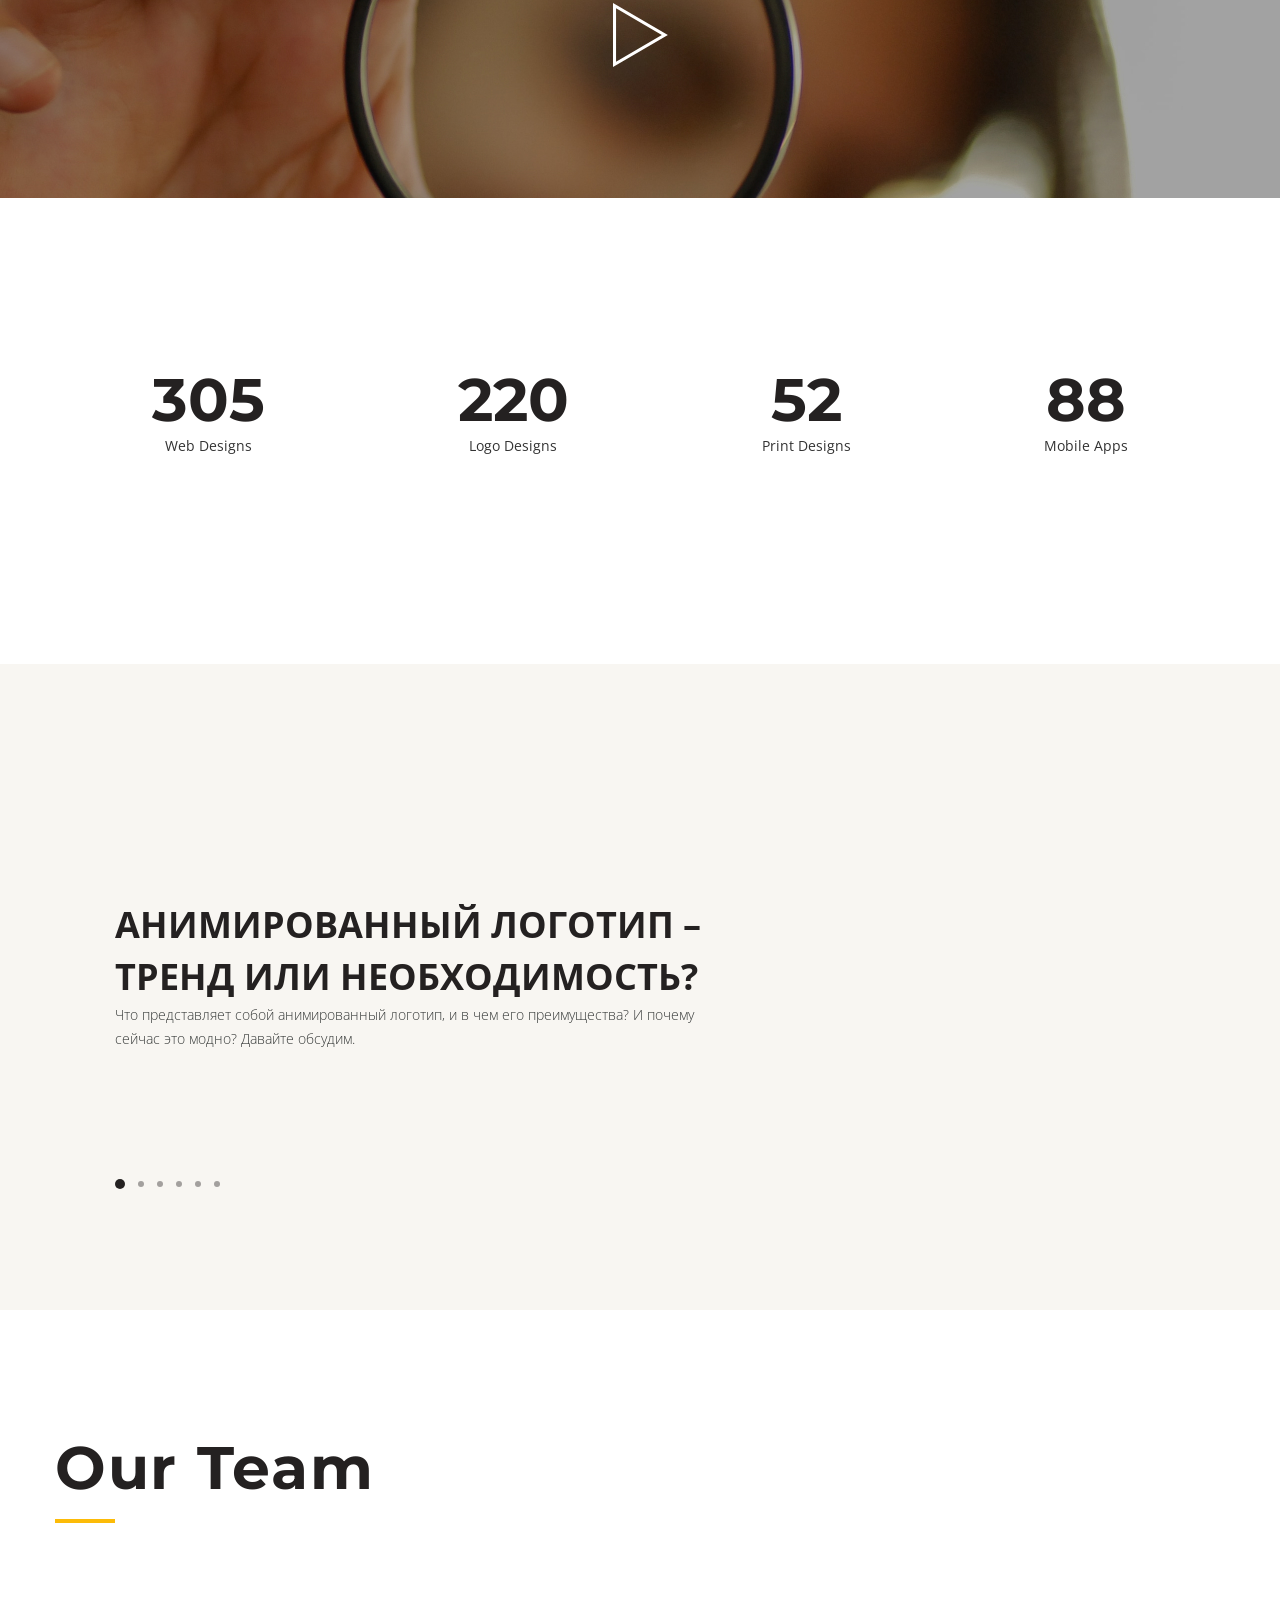
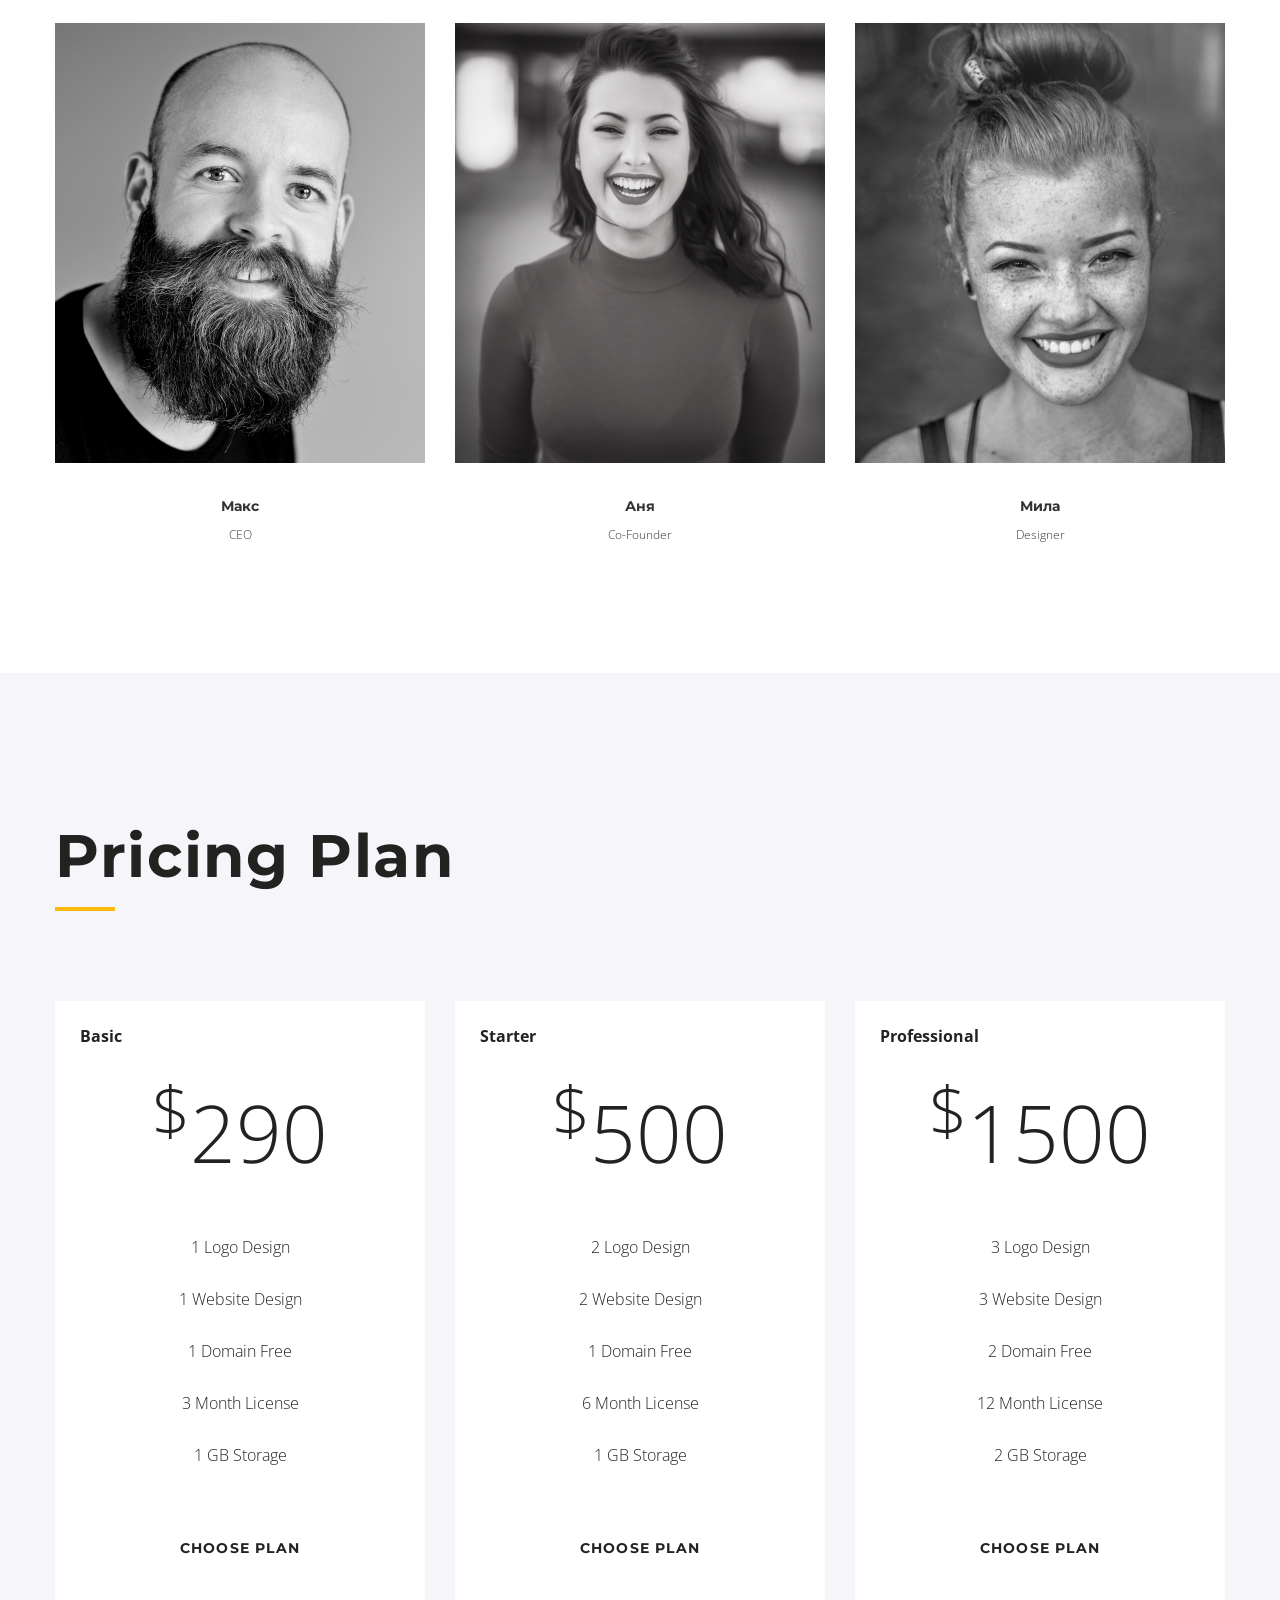
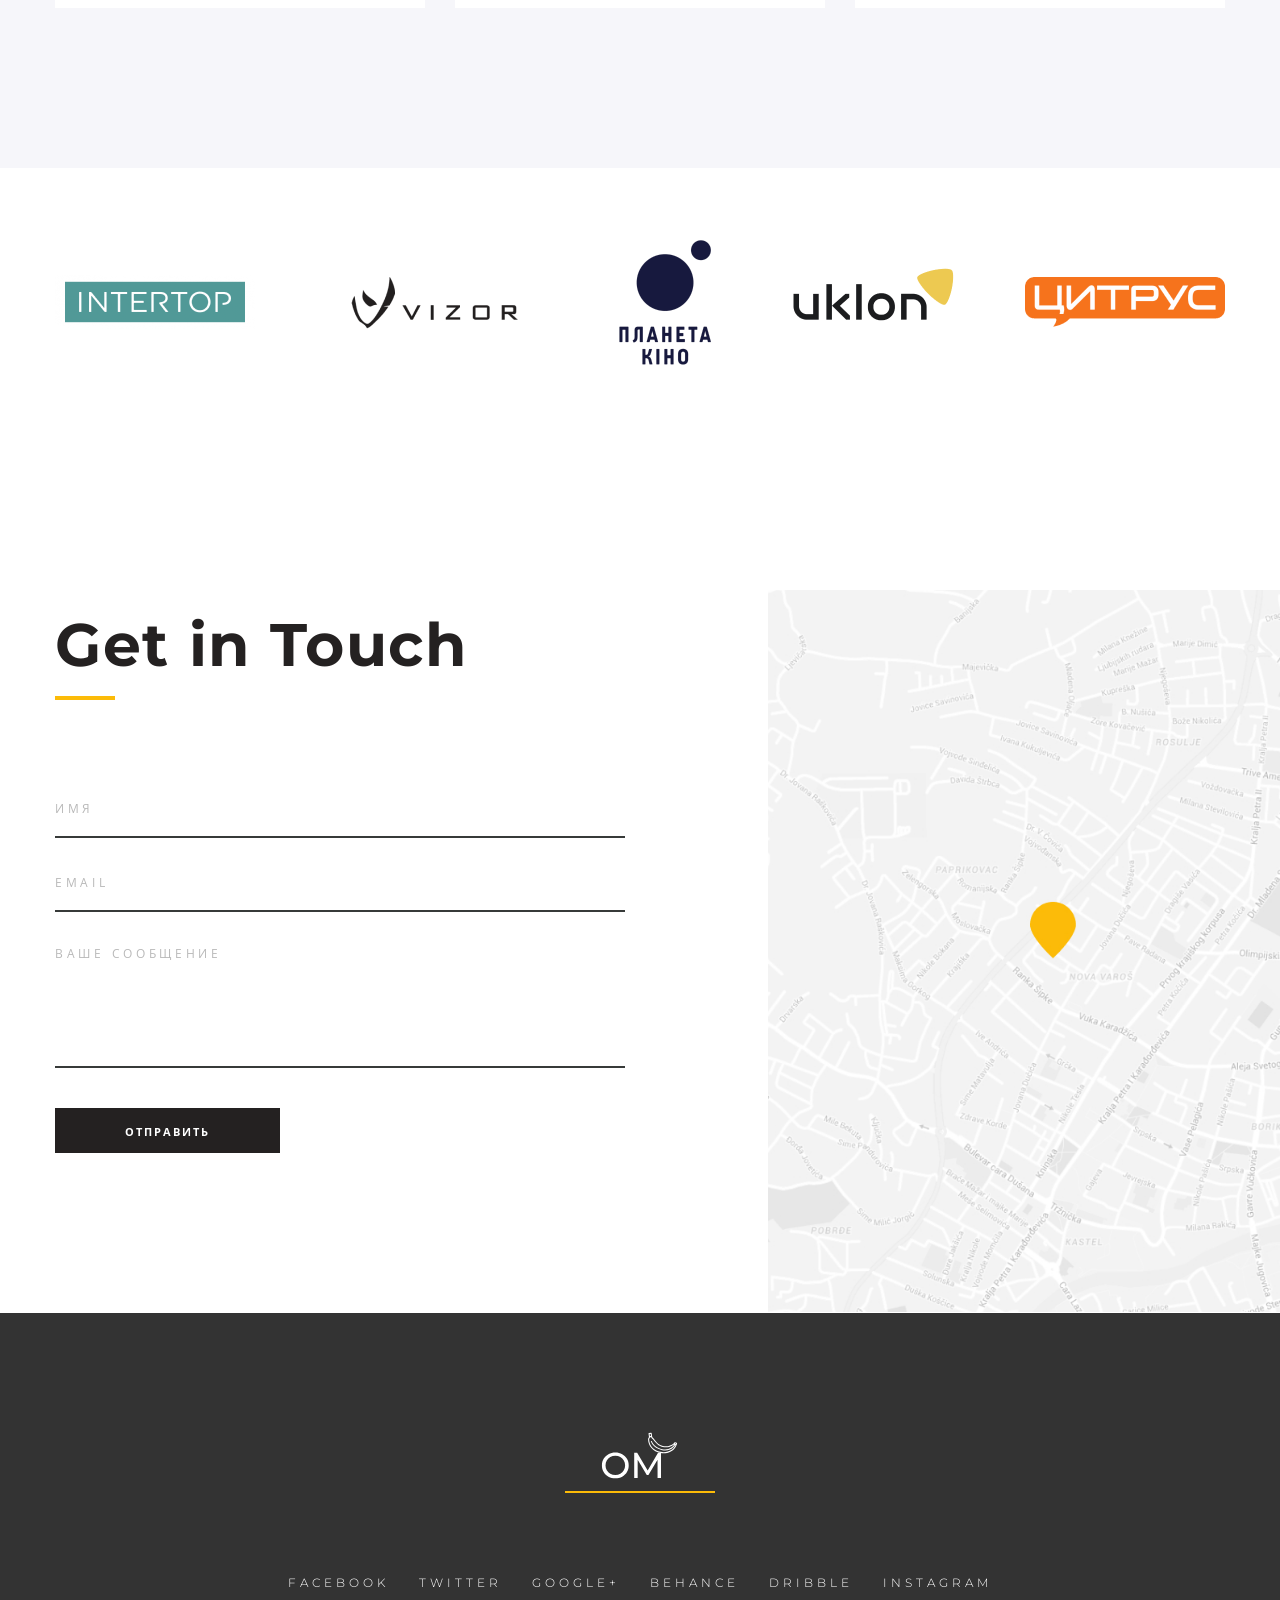
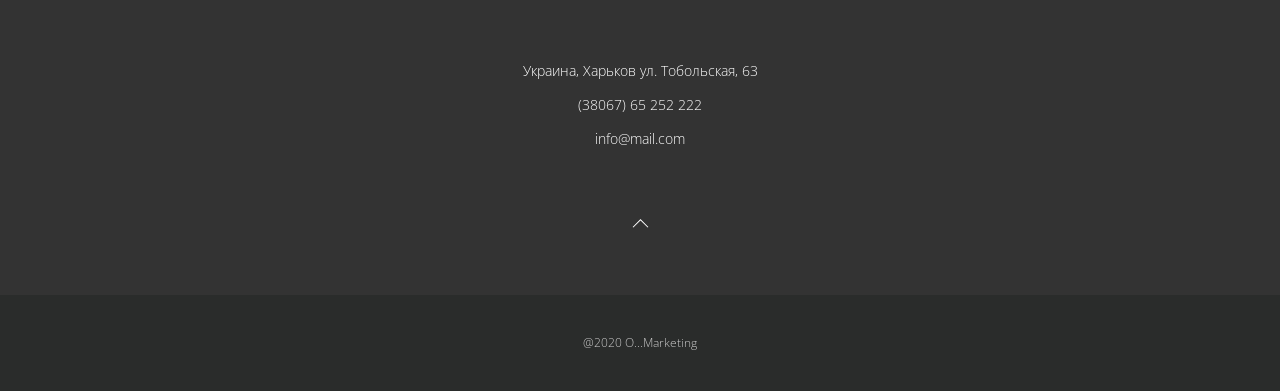
<file: Project-02/index.html>
<!DOCTYPE html>
<html lang="ru">

<head>
	<meta charset="UTF-8">
	<meta name="viewport" content="width=device-width, initial-scale=1.0">
	<link rel="preconnect" href="https://fonts.googleapis.com">
	<link rel="preconnect" href="https://fonts.gstatic.com" crossorigin>
	<link
		href="https://fonts.googleapis.com/css2?family=Merriweather:ital,wght@1,300&family=Montserrat:wght@300;500;700&family=Open+Sans:wght@300;400;600;700&family=Raleway:wght@700&display=swap"
		rel="stylesheet">
	<link rel="stylesheet" href="css/jquery.fancybox.min.css">
	<link rel="stylesheet" href="css/slick.css">
	<link rel="stylesheet" href="css/myreset.css">
	<link rel="stylesheet" href="css/style.css">
	<title>Marketing</title>
</head>

<body id="body">

	<header id="menu" class="header">
		<div class="header__top">
			<div class="container">
				<div class="header__top-inner">
					<a class="logo" href="#">
						<svg width="80" height="64" viewBox="0 0 80 64" fill="none" xmlns="http://www.w3.org/2000/svg">
							<path
								d="M15.3474 55.2856C12.8034 55.2856 10.5114 54.7336 8.47141 53.6296C6.43141 52.5016 4.82341 50.9536 3.64741 48.9856C2.49541 47.0176 1.91941 44.8216 1.91941 42.3976C1.91941 39.9736 2.49541 37.7776 3.64741 35.8096C4.82341 33.8416 6.43141 32.3056 8.47141 31.2016C10.5114 30.0736 12.8034 29.5096 15.3474 29.5096C17.8674 29.5096 20.1474 30.0736 22.1874 31.2016C24.2274 32.3056 25.8234 33.8416 26.9754 35.8096C28.1274 37.7536 28.7034 39.9496 28.7034 42.3976C28.7034 44.8456 28.1274 47.0536 26.9754 49.0216C25.8234 50.9656 24.2274 52.5016 22.1874 53.6296C20.1474 54.7336 17.8674 55.2856 15.3474 55.2856ZM15.3474 52.0816C17.1954 52.0816 18.8514 51.6616 20.3154 50.8216C21.8034 49.9816 22.9674 48.8296 23.8074 47.3656C24.6714 45.8776 25.1034 44.2216 25.1034 42.3976C25.1034 40.5736 24.6714 38.9296 23.8074 37.4656C22.9674 35.9776 21.8034 34.8136 20.3154 33.9736C18.8514 33.1336 17.1954 32.7136 15.3474 32.7136C13.4994 32.7136 11.8194 33.1336 10.3074 33.9736C8.81941 34.8136 7.64341 35.9776 6.77941 37.4656C5.93941 38.9296 5.51941 40.5736 5.51941 42.3976C5.51941 44.2216 5.93941 45.8776 6.77941 47.3656C7.64341 48.8296 8.81941 49.9816 10.3074 50.8216C11.8194 51.6616 13.4994 52.0816 15.3474 52.0816ZM57.5698 54.9976L57.5338 36.6376L48.4258 51.9376H46.7698L37.6618 36.7456V54.9976H34.2058V29.7976H37.1578L47.6698 47.5096L58.0378 29.7976H60.9898L61.0258 54.9976H57.5698Z"
								fill="#333333" />
							<path
								d="M76.6783 19.6298L75.2649 19.1976C75.0688 19.1377 74.8618 19.1941 74.7294 19.3433C74.386 19.7309 74.0092 20.0994 73.6093 20.4387C70.6452 22.9537 66.9246 23.8125 62.85 22.9233C58.7957 22.0386 56.9322 19.692 54.353 16.4441C54.1686 16.2118 53.981 15.9756 53.7891 15.7357C53.7673 15.7083 53.7416 15.6724 53.7144 15.6344C53.6428 15.5343 53.5536 15.4098 53.4281 15.287C53.2576 15.1201 53.0719 14.9646 52.8761 14.825C52.4716 14.5364 52.2018 14.082 52.1361 13.5784L51.7024 10.2566C51.6836 10.1126 51.6098 9.97958 51.4971 9.88658C51.3846 9.79352 51.2423 9.74818 51.1017 9.76061L48.9617 9.94883C48.6692 9.97446 48.4637 10.2384 48.5027 10.5381L48.9187 13.7244C48.9642 14.0732 48.8514 14.428 48.6092 14.6977C48.2393 15.1095 48.0509 15.6178 48.0642 16.1673C48.2326 23.1161 52.8916 28.2594 60.5271 29.9255C63.8224 30.6445 67.3266 30.2145 70.3941 28.7146C71.0115 28.4127 71.5957 28.0749 72.1441 27.7029C72.9085 27.1844 73.6034 26.5995 74.2215 25.9536C75.3264 24.7991 76.1295 23.5062 76.6087 22.111C76.8142 21.5124 76.971 20.8917 77.0744 20.266C77.1203 19.989 76.948 19.7123 76.6783 19.6298ZM49.6332 10.9875L50.7136 10.8925L51.0011 13.0943L50.5648 13.105L49.9117 13.121L49.6332 10.9875ZM71.5314 26.7872C68.5608 28.8018 64.5296 29.6956 60.7032 28.8607C53.613 27.3135 49.2877 22.5775 49.1329 16.1918C49.1246 15.8488 49.2808 15.6009 49.4132 15.4535C49.728 15.1029 49.9232 14.6684 49.9802 14.2102L51.1886 14.1806C51.3811 14.7938 51.7672 15.3339 52.2911 15.7076C52.4387 15.8129 52.5786 15.9299 52.7067 16.0553C52.7595 16.107 52.8063 16.1726 52.8607 16.2485C52.8956 16.2973 52.9317 16.3477 52.9729 16.3992C53.1639 16.6383 53.3508 16.8735 53.5345 17.1049C56.1583 20.409 58.2307 23.0186 62.6737 23.9881C64.9004 24.474 67.0495 24.4727 69.0614 23.9844C70.8865 23.5414 72.5656 22.7073 74.0574 21.5031L74.0933 21.5206L74.2848 21.6142C73.5154 22.8093 72.5337 23.8047 71.3974 24.5753C68.9006 26.2686 65.662 26.879 62.3163 26.149C57.1068 25.0123 53.3962 22.2086 51.8678 18.2544C51.758 17.9702 51.4468 17.8198 51.1728 17.9184C50.8987 18.0169 50.7657 18.3273 50.8755 18.6116C52.548 22.9387 56.5485 25.9938 62.1401 27.2138C64.8685 27.8091 67.5783 27.5923 69.9764 26.5867C70.7048 26.2813 71.3903 25.9101 72.0272 25.478C73.3342 24.5915 74.4353 23.4491 75.2776 22.0992L75.424 22.1707C74.6693 24.0172 73.2854 25.5976 71.5314 26.7872ZM75.7706 21.1544L75.5521 21.0477L74.9213 20.7396C75.0568 20.6079 75.1891 20.4733 75.3175 20.3361L75.9274 20.5226C75.8817 20.7348 75.8294 20.9456 75.7706 21.1544Z"
								fill="black" />
						</svg>
					</a>
					<nav class="menu">
						<button class="menu__btn">
							<?xml version="1.0" encoding="UTF-8"?>
							<svg xmlns="http://www.w3.org/2000/svg" width="30" height="18" viewBox="0 0 30 18"
								fill="none">
								<path d="M0 0H30V2H0V0Z" fill="black"></path>
								<path d="M0 8H30V10H0V8Z" fill="black"></path>
								<rect y="16" width="30" height="2" fill="black"></rect>
							</svg>

						</button>
						<ul class="menu__list">
							<li class="menu__list-item">
								<a class="menu__list-link" href="#body">
									HOME
								</a>
							</li>
							<li class="menu__list-item">
								<a class="menu__list-link" href="#about">
									ABOUT US
								</a>
							</li>
							<li class="menu__list-item">
								<a class="menu__list-link" href="#portfolio">
									PORTFOLIO
								</a>
							</li>
							<li class="menu__list-item">
								<a class="menu__list-link" href="#team">
									OUR TEAM
								</a>
							</li>
							<li class="menu__list-item">
								<a class="menu__list-link" href="#blog">
									BLOG
								</a>
							</li>
							<li class="menu__list-item">
								<a class="menu__list-link" href="#contact">
									CONTACT
								</a>
							</li>
						</ul>
					</nav>
				</div>
			</div>
		</div>
		<div class="header__content">
			<div class="container">
				<div class="header__content-inner">
					<h1 class="header__title">
						O...MARKETING
					</h1>
					<h4 class="header__subtitle">
						DIGITAL MARKETING AGENCY
					</h4>
					<a class="header__icon" href="#">
						<img src="images/mouse.svg" alt="Mouse icon">
					</a>
				</div>
			</div>
		</div>
	</header>

	<section class="about" id="about">
		<div class="container">
			<div class="about__inner">
				<h2 class="title about__title">About Us</h2>
				<div class="about__text">
					<p>Практика показывает, что большие продажи далеко не всегда зависят от того, сколько вы потратите
						на продвижение сайта и рекламную кампанию. Значительно сильнее конечный результат зависит от
						правильной организации кампании. Мы достигаем максимальной эффективности и помогаем сберечь
						бюджеты наших клиентов, используя стратегический интернет-маркетинг.
					</p>
					<p>Определяем цели продвижения — что наш клиент хочет получить, когда работа будет сделана.
						Проводим маркетинговые исследования рынка, целевой аудитории, конкурентной среды. При разработке
						стратегии учитываем все имеющиеся данные.</p>
				</div>
			</div>
		</div>
	</section>

	<section class="expertise" id="expertise">
		<div class="container">
			<h2 class="title expertise__title">Our Expertise</h2>
			<div class="expertise__inner">
				<div class="expertise__info">
					<div class="expertise__info-item">
						BRANDING
						<span style="width: calc(100% - 90%);">90%</span>
					</div>
					<div class="expertise__info-item">
						DESIGN
						<span style="width: calc(100% - 80%);">80%</span>
					</div>
					<div class="expertise__info-item">
						DEVELOPMENT
						<span style="width: calc(100% - 85%);">85%
						</span>
					</div>
				</div>
				<div class="expertise__text">
					<p>
						В стратегию интернет-маркетинга входит создание имиджевой и рекламной концепции, разработка
						контент-стратегии, распределение использования различных каналов коммуникации.
					</p>
					<p>
						Реализуем принятую стратегию, отслеживая промежуточные результаты, и корректируя будущие
						действия с учетом изменений. Главной целью в этом процессе для нас является конечный результат,
						а не следование планам.
					</p>
				</div>
			</div>
			<div class="expertise__items">
				<div class="expertise__item expertise__item--design">
					<h4 class="expertise__item-title">GRAPHIC DESIGN</h4>
					<p class="expertise__item-text">
						Рекламный дизайн, дизайн упаковки, этикетки, листовок, каталогов, разработка презентаций,
						дизайн выставочных стендов
					</p>
				</div>
				<div class="expertise__item expertise__item--dev">
					<h4 class="expertise__item-title">WEB DEVELOPMENT</h4>
					<p class="expertise__item-text">
						Разрабатываем веб сайты от концепции до реализации. Дизайн, верстка, программирование и
						запуск сайт в сеть
					</p>
				</div>
				<div class="expertise__item expertise__item--marketing">
					<h4 class="expertise__item-title">MARKETING</h4>
					<p class="expertise__item-text">
						Разрабатываем маркетинговое и рекламное продвижение Вашего продукта или услуги под ключ и на
						любой бюджет.
					</p>
				</div>
			</div>
		</div>
	</section>

	<section class="magic" id="magic">
		<div class="container">
			<div class="magic__inner">
				<h2 class="title magic__title">Let's make magic.</h2>
				<div class="magic__text">
					<p>Маркетинговое агентство MGN: полный комплекс маркетинговых, рекламных и дизайнерских
						услуг в Харькове и Украине: маркетинговые исследования рынков, товаров, потребителей,
						планирование комплекса маркетинга, реклама, проведение рекламных кампаний, брендинг,
						рекламный дизайн, pr.
					</p>
					<p>Нами накоплен немалый опыт работы в реальном бизнесе, в самых различных отраслях – от
						недвижимости до аптечного и медицинского бизнеса. Мы не просто беремся решать задачи
						наших клиентов, мы сами вышли из бизнес-среды и понимаем суть бизнес-процессов.</p>
					<p>Мы говорим с бизнесом на одном языке!</p>
				</div>
			</div>
		</div>
	</section>

	<section class="portfolio" id="portfolio">
		<div class="container">
			<div class="porfolio__top">
				<h2 class="title porfolio__title">
					Portfolio
				</h2>
				<div class="porfolio__filter-btn">
					<button class="porfolio__btn" data-filter="all">
						ALL
					</button>
					<button class="porfolio__btn" data-filter=".category-a">
						BRANDING
					</button>
					<button class="porfolio__btn" data-filter=".category-b">
						DESIGN
					</button>
					<button class="porfolio__btn" data-filter=".category-c">
						PHOTOGRAPHY
					</button>
					<button class="porfolio__btn" data-filter=".category-d">
						ILLUSTRATION
					</button>
				</div>
			</div>
		</div>
		<div class="portfolio__content">
			<div class="portfolio__item mix category-a">
				<img src="images/portfolio/1.jpg" alt="portfolio images">
				<a class="portfolio__item-link" href="#">
					SHOW PROJECT
				</a>
			</div>
			<div class="portfolio__item mix category-a">
				<img src="images/portfolio/2.jpg" alt="portfolio images">
				<a class="portfolio__item-link" href="#">
					SHOW PROJECT
				</a>
			</div>
			<div class="portfolio__item mix category-b">
				<img src="images/portfolio/3.jpg" alt="portfolio images">
				<a class="portfolio__item-link" href="#">
					SHOW PROJECT
				</a>
			</div>
			<div class="portfolio__item mix category-b">
				<img src="images/portfolio/4.jpg" alt="portfolio images">
				<a class="portfolio__item-link" href="#">
					SHOW PROJECT
				</a>
			</div>
			<div class="portfolio__item mix category-b">
				<img src="images/portfolio/5.jpg" alt="portfolio images">
				<a class="portfolio__item-link" href="#">
					SHOW PROJECT
				</a>
			</div>
			<div class="portfolio__item mix category-c">
				<img src="images/portfolio/6.jpg" alt="portfolio images">
				<a class="portfolio__item-link" href="#">
					SHOW PROJECT
				</a>
			</div>
			<div class="portfolio__item mix category-c">
				<img src="images/portfolio/7.jpg" alt="portfolio images">
				<a class="portfolio__item-link" href="#">
					SHOW PROJECT
				</a>
			</div>
			<div class="portfolio__item mix category-c">
				<img src="images/portfolio/8.jpg" alt="portfolio images">
				<a class="portfolio__item-link" href="#">
					SHOW PROJECT
				</a>
			</div>
			<div class="portfolio__item mix category-d">
				<img src="images/portfolio/9.jpg" alt="portfolio images">
				<a class="portfolio__item-link" href="#">
					SHOW PROJECT
				</a>
			</div>
		</div>
		<a class="portfolio__add" href="#">
			VIEW MORE PROJECTS
		</a>
		<blockquote class="blockquote">
			«Неважно какую историю вы рассказываете, главное – сделайте своего покупателя
			героем»
			<span class="blockquote__author">Крис Броган</span>
		</blockquote>
		<div class="portfolio__video">
			<a data-fancybox class="portfolio__video-link" href="https://youtu.be/BUSXlJb0SLE?si=FE6rkkLMi0YGzEvJ">
				<img src="images/play.svg" alt="play icon">
			</a>
		</div>
		<div class="container">
			<div class="portfolio__numbers">
				<h5 class="portfolio__numbers-item">
					305
					<span>Web Designs</span>
				</h5>
				<h5 class="portfolio__numbers-item">
					220
					<span>Logo Designs</span>
				</h5>
				<h5 class="portfolio__numbers-item">
					52
					<span>Print Designs</span>
				</h5>
				<h5 class="portfolio__numbers-item">
					88
					<span>Mobile Apps</span>
				</h5>
			</div>
		</div>
	</section>

	<section class="slider-blog" id="blog">
		<div class="container">
			<div class="slider-blog__inner">
				<div class="slider-blog__item">
					<a class="slider-blog__item-link" href="#">
						<h3 class="slider-blog__item-title">
							АНИМИРОВАННЫЙ ЛОГОТИП –
							ТРЕНД ИЛИ НЕОБХОДИМОСТЬ?
						</h3>
					</a>
					<p class="slider-blog__item-desr">
						Что представляет собой анимированный логотип, и в чем его преимущества? И почему сейчас это
						модно? Давайте обсудим.
					</p>
				</div>
				<div class="slider-blog__item">
					<a class="slider-blog__item-link" href="#">
						<h3 class="slider-blog__item-title">
							АНИМИРОВАННЫЙ ЛОГОТИП –
							ТРЕНД ИЛИ НЕОБХОДИМОСТЬ?
						</h3>
					</a>
					<p class="slider-blog__item-desr">
						Что представляет собой анимированный логотип, и в чем его преимущества? И почему сейчас это
						модно? Давайте обсудим.
					</p>
				</div>
				<div class="slider-blog__item">
					<a class="slider-blog__item-link" href="#">
						<h3 class="slider-blog__item-title">
							АНИМИРОВАННЫЙ ЛОГОТИП –
							ТРЕНД ИЛИ НЕОБХОДИМОСТЬ?
						</h3>
					</a>
					<p class="slider-blog__item-desr">
						Что представляет собой анимированный логотип, и в чем его преимущества? И почему сейчас это
						модно? Давайте обсудим.
					</p>
				</div>
				<div class="slider-blog__item">
					<a class="slider-blog__item-link" href="#">
						<h3 class="slider-blog__item-title">
							АНИМИРОВАННЫЙ ЛОГОТИП –
							ТРЕНД ИЛИ НЕОБХОДИМОСТЬ?
						</h3>
					</a>
					<p class="slider-blog__item-desr">
						Что представляет собой анимированный логотип, и в чем его преимущества? И почему сейчас это
						модно? Давайте обсудим.
					</p>
				</div>
				<div class="slider-blog__item">
					<a class="slider-blog__item-link" href="#">
						<h3 class="slider-blog__item-title">
							АНИМИРОВАННЫЙ ЛОГОТИП –
							ТРЕНД ИЛИ НЕОБХОДИМОСТЬ?
						</h3>
					</a>
					<p class="slider-blog__item-desr">
						Что представляет собой анимированный логотип, и в чем его преимущества? И почему сейчас это
						модно? Давайте обсудим.
					</p>
				</div>
				<div class="slider-blog__item">
					<a class="slider-blog__item-link" href="#">
						<h3 class="slider-blog__item-title">
							АНИМИРОВАННЫЙ ЛОГОТИП –
							ТРЕНД ИЛИ НЕОБХОДИМОСТЬ?
						</h3>
					</a>
					<p class="slider-blog__item-desr">
						Что представляет собой анимированный логотип, и в чем его преимущества? И почему сейчас это
						модно? Давайте обсудим.
					</p>
				</div>
			</div>
		</div>
	</section>

	<section class="team" id="team">
		<div class="container">
			<h2 class="title team__title">Our Team</h2>
			<div class="team__items">
				<div class="team__item">
					<img src="images/team-1.jpg" alt="Макс">
					<h6 class="team__name">Макс</h6>
					<p class="team__position">CEO</p>
				</div>
				<div class="team__item">
					<img src="images/team-2.jpg" alt="Аня">
					<h6 class="team__name">Аня</h6>
					<p class="team__position">Co-Founder</p>
				</div>
				<div class="team__item">
					<img src="images/team-3.jpg" alt="Мила">
					<h6 class="team__name">Мила</h6>
					<p class="team__position">Designer</p>
				</div>
			</div>
		</div>
	</section>

	<section class="pricing" id="pricing">
		<div class="container">
			<h2 class="title pricing__title">Pricing Plan</h2>
			<div class="pricing__items">
				<ul class="pricing__item">
					<li class="pricicing__item-name">Basic</li>
					<li class="pricicing__item-num"><sup>$</sup>290</li>
					<li>1 Logo Design</li>
					<li>1 Website Design</li>
					<li>1 Domain Free</li>
					<li>3 Month License</li>
					<li>1 GB Storage</li>
					<li>
						<a class="pricicing__item-link" href="#">CHOOSE PLAN</a>
					</li>
				</ul>
				<ul class="pricing__item">
					<li class="pricicing__item-name">Starter</li>
					<li class="pricicing__item-num"><sup>$</sup>500</li>
					<li>2 Logo Design</li>
					<li>2 Website Design</li>
					<li>1 Domain Free</li>
					<li>6 Month License</li>
					<li>1 GB Storage</li>
					<li>
						<a class="pricicing__item-link" href="#">CHOOSE PLAN</a>
					</li>
				</ul>
				<ul class="pricing__item">
					<li class="pricicing__item-name">Professional</li>
					<li class="pricicing__item-num"><sup>$</sup>1500</li>
					<li>3 Logo Design</li>
					<li>3 Website Design</li>
					<li>2 Domain Free</li>
					<li>12 Month License</li>
					<li>2 GB Storage</li>
					<li>
						<a class="pricicing__item-link" href="#">CHOOSE PLAN</a>
					</li>
				</ul>
			</div>
		</div>
	</section>

	<div class="clients" id="clients">
		<div class="container">
			<ul class="clients__list">
				<li><img src="images/clients/1.png" alt="clients-1"></li>
				<li><img src="images/clients/2.png" alt="clients-2"></li>
				<li><img src="images/clients/3.png" alt="clients-3"></li>
				<li><img src="images/clients/4.png" alt="clients-4"></li>
				<li><img src="images/clients/5.png" alt="clients-5"></li>
			</ul>
		</div>
	</div>

	<section class="connection" id="contact">
		<div class="container">
			<h2 class="title connection__title">Get in Touch</h2>

			<form class="form">
				<input type="text" placeholder="ИМЯ">
				<input type="text" placeholder="EMAIL">
				<textarea placeholder="ВАШЕ СООБЩЕНИЕ"></textarea>
				<button type="submit">ОТПРАВИТЬ</button>
			</form>
		</div>
	</section>

	<footer class="footer">
		<div class="footer__top">
			<a class="footer__logo" href="#">
				<img src="images/logo-white.svg" alt="Логотип">
			</a>
			<ul class="footer__social">
				<li class="footer__social-list">
					<a href="" class="footer__social-link">
						FACEBOOK
					</a>
				</li>
				<li class="footer__social-list">
					<a href="" class="footer__social-link">
						TWITTER
					</a>
				</li>
				<li class="footer__social-list">
					<a href="" class="footer__social-link">
						GOOGLE+
					</a>
				</li>
				<li class="footer__social-list">
					<a href="" class="footer__social-link">
						BEHANCE
					</a>
				</li>
				<li class="footer__social-list">
					<a href="" class="footer__social-link">
						DRIBBLE
					</a>
				</li>
				<li class="footer__social-list">
					<a href="" class="footer__social-link">
						INSTAGRAM
					</a>
				</li>
			</ul>
			<div class="footer__contact">
				<adress class="address">
					Украина, Харьков ул. Тобольская, 63
				</adress>
				<a class="phone" href="tel:+3806765252222">(38067) 65 252 222</a>
				<a class="email" href="mailto:info@mail.com">info@mail.com</a>
			</div>
			<a class="go-top" href="#body">
				<img src="images/angle-up.svg" alt="arrow top">
			</a>
		</div>
		<p class="footer__copy">
			@2020 O...Marketing
		</p>
	</footer>

	<script src="js/jquery.com_jquery-3.7.1.min.js"></script>
	<script src="js/slick.min.js"></script>
	<script src="js/mixitup.min.js"></script>
	<script src="js/jquery.fancybox.min.js"></script>
	<script src="js/main.js"></script>
</body>

</html>
</file>
<file: Project-01/css/style.css>
a {
    text-decoration: none;
}
/* ! Общие классы */
.container {
    max-width: 1220px;
    padding: 0 10px;
    margin: 0 auto;
}
.title {
    position: relative;

    color: #01353e;
    font-family: "Raleway", sans-serif;
    font-size: 48px;
    font-weight: 600;
    line-height: 56px;
    text-transform: uppercase;
}
.title::after {
    content: " ";

    position: absolute;

    margin-top: 20px;
    width: 48px;
    height: 85px;

    text-transform: uppercase;

    background-image: url("../images/title-line.svg");
    background-repeat: no-repeat;
}
/* ! Начало страницы */
body {
    min-height: 100vh;

    color: #242121;
    font-family: "Roboto Condensed", sans-serif;
    font-size: 14px;
    font-style: normal;
    font-weight: 300;
    line-height: 18px;
    letter-spacing: 0.6px;
}
/* ! Header */
.header__top {
    position: fixed;
    top: 0;
    z-index: 999;
    left: 0;
    right: 0;
}
.header__position {
    position: relative;

    height: 100vh;
    min-height: 500px;
}
.header__top-inner {
    position: relative;
    z-index: 1;

    display: flex;
}
.menu__btn {
    display: none;
}
.header__logo {
    margin-right: 185px;
    flex-shrink: 0;
}
.menu {
    align-self: center;
}
.menu__list {
    display: flex;
}
.menu__list-item:not(:last-child) {
    margin-right: 45px;
}
.menu__list-link {
    padding: 0 2px 5px;

    font-size: 24px;
    font-style: normal;
    font-weight: 400;
    line-height: normal;
    letter-spacing: 0.6px;
    color: #ffffff;
}
.menu__list-link:hover {
    border-bottom: 1px solid #00b2a0;
}
.header__content {
    position: absolute;
    top: 0;
    left: 0;

    width: 100%;
    height: 100vh;
    min-height: 500px;

    background-image: url("../images/bg.jpg");
    background-repeat: no-repeat;
    background-position: center bottom;
    background-size: cover;
}
.header__content-inner {
    height: 100vh;
    min-height: 500px;
    display: flex;
    flex-direction: column;
    align-items: center;
    padding-bottom: 92px;
}
.header__title {
    color: #0d302c;
    font-family: "Raleway", sans-serif;
    font-size: 200px;
    font-weight: 700;
    line-height: 235px;
    margin-top: auto;
}
.header__subtitle {
    color: #000;
    font-size: 24px;
    font-weight: 400;
    line-height: 28px;
    margin-bottom: auto;
}
.school {
    padding: 190px 0 200px;
}
.school__title {
    margin-bottom: 100px;

    text-align: center;
}
.school__items {
    display: flex;
    flex-direction: column;
}
.school__item {
    display: flex;
    margin-bottom: 30px;
    gap: 120px;
}
.school__item p {
    width: 480px;
}
.school__item:last-child {
    margin-bottom: 0;
}
.advantages {
    padding: 200px 0;
    background-color: #f8f8f8;
}
.advantages__title {
    margin-bottom: 100px;

    text-align: center;
}
.advantages__inner {
    display: flex;
    flex-direction: column;
}
.advanteges__about {
    display: flex;
    justify-content: space-between;
    padding-bottom: 100px;
}
.advanteges__about-item {
    width: 350px;
}
.advanteges__subtitle {
    position: relative;

    padding-left: 130px;
    margin-bottom: 10px;

    color: #242121;
    font-size: 24px;
    font-weight: 400;
    line-height: 28px;
    letter-spacing: 0.6px;
}
.advanteges__subtitle::before {
    content: " ";

    position: absolute;
    left: 66px;
    top: 0;
    width: 50px;
    height: 50px;
}
.advanteges__subtitle--life {
    padding-top: 13px;
    padding-bottom: 16px;
}
.advanteges__subtitle--life::before {
    background-image: url("../images/life-icon.svg");
}
.advanteges__subtitle--plane::before {
    background-image: url("../images/plane-icon.svg");
}
.advanteges__subtitle--study::before {
    background-image: url("../images/study-icon.svg");
}
.advantages__progress {
    display: flex;
    justify-content: space-between;
}
.advantages__progressbar {
    width: 350px;
}
.advantages__progressbar-percent:not(:last-child) {
    margin-bottom: 10px;
}
.advantages__progressbar-percent span {
    position: relative;
    display: inline-block;

    font-size: 24px;
    font-weight: 400;
    line-height: 24px;

    background-repeat: no-repeat;
    background-size: 100%;
}
.advantages__progress-text {
    width: 600px;
}
.advantages__progress-text p:not(:last-child) {
    margin-bottom: 30px;
}

/* ! conquer */
.conquer {
    padding: 200px 0 350px;

    background-image: url("../images/Conquer.jpg");
    background-repeat: no-repeat;
    background-size: 50% calc(100% - 200px);
    background-position: right top;
}
.conquer__title {
    margin-bottom: 100px;
}
.conquer__inner {
    width: 510px;
}
.conquer__inner p:not(:last-child) {
    margin-bottom: 30px;
}

/* ! gallery */
.gallery__top {
    margin-bottom: 50px;
}
.gallery__title {
    margin-bottom: 212px;

    text-align: center;
}
.gallery__btn {
    color: #242121;
    font-family: "Roboto Condensed", sans-serif;
    font-size: 24px;
    font-weight: 400;
    line-height: 18px;
    text-transform: uppercase;

    background: transparent;
    border: none;
    cursor: pointer;
}
.mixitup-control-active {
    color: #00b2a0;
}
.gallery__content {
    display: flex;
    justify-content: space-between;
    flex-wrap: wrap;
    gap: 10px;
    width: 100%;
    margin-bottom: 50px;
}
.gallery__item {
    position: relative;

    min-height: 280px;
    height: 50vh;
    margin: 0 auto;
    cursor: pointer;
}
.gallery__item:hover a::before {
    content: "";
    position: absolute;
    left: 0;
    right: 0;
    top: 0;
    bottom: 0;
    background-color: rgba(0, 0, 0, 0.5);
}

.gallery__item:nth-child(5n + 1) {
    width: 48.33%;
}
.gallery__item:nth-child(3n + 2) {
    width: 24.17%;
}

.gallery__item:nth-child(4n + 3) {
    width: 21%;
}
.gallery__item img {
    width: 100%;
    height: 100%;
    object-fit: cover;
    object-position: left center;
}
.gallery__container {
    margin-bottom: 200px;
}
.gallery__add {
    display: block;
    padding: 23px 91px 24px;
    margin: 0 auto;

    color: #242121;
    font-size: 24px;
    font-weight: 400;
    line-height: 18px;

    background: #fff;
    border: 1px solid #c4c4c4;
    cursor: pointer;
}
.gallery__add:hover {
    background-color: #00b2a0;
}
.blockquote {
    padding: 80px 0 62px;
    margin-bottom: 200px;

    font-size: 36px;
    font-style: italic;
    font-weight: 400;
    line-height: 40px;
    text-align: center;

    background-color: #f8f8f8;
}
.blockquote__author {
    display: block;
    margin-right: 166px;

    font-size: 14px;
    font-weight: 300;
    line-height: 18px;

    text-align: right;
}
.gallery__video {
    display: flex;
    justify-content: center;
    align-items: center;
    height: 600px;

    background-image: url("../images/video-bg.jpg");
    background-repeat: no-repeat;
    background-size: cover;
    background-position: center center;
}
.gallery__numbers {
    display: flex;
    justify-content: space-between;
    padding: 200px 250px;
}
.gallery__numbers-item {
    color: #01353e;
    font-size: 64px;
    font-weight: 700;
    line-height: 75px;
    text-align: center;
}
.gallery__numbers-item span {
    display: block;

    color: #242121;
    font-size: 14px;
    font-weight: 300;
    line-height: 18px;
}
/* ! slider */
.slider-blog {
    padding: 0 0 200px;
}
.slider-blog__title {
    text-align: center;
    margin-bottom: 230px;
}
.slider-blog__inner {
    position: relative;
}
/* Дотсы для слайдера */
.slick-dots {
    position: absolute;
    bottom: 77px;

    left: 50%;
    transform: translateX(-50%);
    display: flex;
}
.slick-dots li:not(:last-child) {
    margin-right: 15px;
}
.slick-dots .slick-active button {
    background-color: #00b2a0;
}
.slick-dots button {
    width: 15px;
    height: 15px;
    padding: 0;

    font-size: 0;

    background-color: #fff;
    border-radius: 50%;
    border: none;

    cursor: pointer;
}
/* Конец дотсов для слайдера */
.slider-blog__item {
    position: relative;
    padding: 315px 0 350px;

    background-repeat: no-repeat;
    background-position: center;
    background-size: 100% 100%;
}
.slider-blog__item::before {
    content: " ";

    position: absolute;
    left: 0;
    right: 0;
    top: 0;
    bottom: 0;

    background-color: #000;
    opacity: 0.5;
}
.slider-blog__content {
    position: relative;

    margin-left: auto;
    max-width: 600px;
}
.slider-blog__content-title {
    color: #fff;
    font-size: 48px;
    font-weight: 400;
    line-height: 56px;
}
.slider-blog__content-subtitle {
    color: #fff;
    font-size: 14px;
    font-weight: 300;
    line-height: 18px;
}
/* ! our-team */
.our-team {
    padding: 0 0 200px;
}
.our-team__title {
    text-align: center;
    margin-bottom: 210px;
}
.our-team__inner {
    display: flex;
    justify-content: space-between;
}
.our-team__item {
    text-align: center;
    max-width: 330px;
}
.our-team__item-img {
    width: 330px;
    height: 450px;
}
.our-team__item-title {
    padding: 25px 0 5px;

    color: #242121;
    font-size: 18px;
    font-weight: 700;
    line-height: 18px;
}

.our-team__item-position {
    font-size: 14px;
    font-weight: 400;
    line-height: 18px;
}
/* ! tariff */
.tariff {
    padding: 210px 0 190px;

    background-color: #f8f8f8;
}
.tariff__title {
    margin-bottom: 210px;

    text-align: center;
}
.tariff__inner {
    display: flex;
    justify-content: space-between;
}
.tariff__item {
    display: flex;
    flex-direction: column;

    padding: 45px 42px;

    background-color: #fff;
}
.tariff__item li:nth-last-child(2) {
    margin-bottom: 60px;
}
.tariff__item-title {
    margin-bottom: 60px;

    color: #01353e;
    font-size: 36px;
    font-weight: 400;
    line-height: 40px;
    text-align: center;
}
.tariff__item-li {
    margin-bottom: 20px;

    font-size: 14px;
    font-weight: 400;
    line-height: 18px;
}
.tariff__item-price {
    margin-top: auto;

    color: #01353e;
    font-size: 36px;
    font-weight: 400;
    line-height: 40px;
    text-align: center;
}
.tariff__item-price span {
    color: #01353e;
    font-size: 18px;
    line-height: 22px;
}
/* ! Map */
.map {
    padding: 200px 0;
}
.map__img {
    height: 80vh;
    min-height: 400px;
    max-height: 500px;

    background-repeat: no-repeat;
    background-size: 100% 100%;
}
/* ! application */
.application {
    padding: 0 0 200px;
}
.application__title {
    margin-bottom: 245px;
}
.application__inner {
    display: flex;
    margin-bottom: 200px;
}
.application__form {
    width: 50%;
}
.application__form input,
.application__form textarea {
    display: block;
    width: 95%;
    padding: 16px 10px 16px 0;
    margin-bottom: 16px;

    border: none;
    border-bottom: 2px solid #dadada;
}
.application__form input::placeholder,
.application__form textarea::placeholder {
    max-width: 260px;

    color: #00b2a0;
    font-size: 18px;
    font-weight: 400;
    line-height: 18px;
}
.application__form textarea {
    margin-top: 40px;
    margin-bottom: 72px;
    min-height: 155px;

    resize: none;
}
.application__form button {
    padding: 24px 111px 23px;

    color: #242121;
    font-size: 24px;
    font-weight: 400;
    line-height: 18px;
    text-transform: uppercase;

    background-color: #fff;
    border: 1px solid #c4c4c4;
    cursor: pointer;
}
.application__form button:hover {
    background-color: #00b2a0;
}
.application__question {
    padding: 50px 50px 70px;
    width: 50%;

    color: #242121;
    font-size: 24px;
    font-weight: 400;
    line-height: 30px;

    background-color: #f8f8f8;
}
.application__question p {
    max-width: 330px;
}
.application__question p:not(:last-child) {
    margin-bottom: 65px;
}
.application__social {
    font-size: 0px;
    text-transform: uppercase;
    text-align: center;
}
.application__social-link {
    color: #242121;
    font-size: 24px;
    font-weight: 400;
    line-height: 18px;
}
.application__social-link:not(:last-child) {
    margin-right: 10px;
}
.application__social-link:hover {
    color: #00b2a0;
}
/* ! footer */
.footer {
    padding: 70px 0;
    text-align: center;

    background-color: #00b2a0;
}
.footer__logo {
    display: inline-block;
}

/* @ media */

/* ^ Header */
@media (max-width: 1100px) {
    .header__top-inner {
        justify-content: space-between;
    }
    .header__logo {
        margin-right: 50px;
    }
}
@media (max-width: 880px) {
    .header__logo {
        z-index: 2;
    }
    .menu__btn {
        position: relative;
        z-index: 2;

        display: block;
        padding: 0;
        margin-top: 30px;

        background-color: transparent;
        border: none;
    }
    .header__top-inner {
        position: static;
    }
    .header__top-inner.header__top-inner--active .menu__list {
        transform: translateY(0);
        transition: all 0.5s linear;
    }
    .header__top-inner.header__top-inner--active svg * {
        transition: all 0.5s linear;

        fill: #fff;
    }
    .menu__list {
        position: absolute;
        left: 0;
        right: 0;
        top: 0;
        z-index: 1;

        display: block;
        padding: 90px 0 15px;

        text-align: center;

        background-color: #000;

        transition: all 0.5s linear;
        transform: translateY(-200%);
    }
    .menu__list-item:not(:last-child) {
        margin-right: 0;
    }
    .menu__list-link {
        display: block;
        padding: 20px 0;
    }
}
@media (max-width: 768px) {
    .header__title {
        font-size: 120px;
        line-height: 180px;
    }
    .header__subtitle {
        font-size: 18px;
        line-height: 22px;
    }
}
@media (max-width: 440px) {
    .header__title {
        font-size: 80px;
        line-height: 140px;
    }
    .header__subtitle {
        font-size: 16px;
        line-height: 20px;
    }
}
@media (max-height: 500px) and (max-width: 880px) {
    .menu__list {
        height: 100vh;
        display: flex;
        justify-content: space-around;
        flex-wrap: wrap;
    }
    .menu__list-item {
        width: 30%;
    }
    .menu__list-item:last-child {
        margin-right: 0;
    }
}
@media (max-height: 500px) and (max-width: 440px) {
    .menu__list-link {
        font-size: 18px;
    }
}

/* ^ school */
@media (max-width: 1024px) {
    .school {
        padding: 100px 0 100px;
    }
    .school__title {
        margin-bottom: 48px;

        font-size: 32px;
    }
    .school__item {
        margin-bottom: 30px;
        gap: 40px;
        justify-content: space-between;
    }
}
@media (max-width: 768px) {
    .school {
        padding: 80px 0 80px;
    }
    .school__title {
        max-width: 300px;
        margin: 0 auto 32px;

        font-size: 24px;
        line-height: 36px;
    }
    .title::after {
        content: " ";

        position: absolute;

        margin-top: 10px;
        width: 24px;
        height: 44px;

        background-size: 100%;
    }
}
@media (max-width: 440px) {
    .school__item {
        flex-direction: column;
        margin-bottom: 30px;
        gap: 10px;
    }
    .school__item p {
        width: auto;
    }
}
/* ^advantages */
@media (max-width: 1080px) {
    .advanteges__about-item {
        width: auto;
        max-width: 320px;
    }
}
@media (max-width: 1024px) {
    .advantages {
        padding: 100px 0 100px;
    }
    .advantages__title {
        margin-bottom: 48px;

        font-size: 32px;
    }
    .advanteges__about {
        flex-direction: column;
        padding-bottom: 60px;
    }
    .advanteges__about-item {
        width: auto;
        max-width: 400px;
        margin-bottom: 40px;
        align-self: center;
    }
    .advanteges__subtitle--plane,
    .advanteges__subtitle--study {
        padding-top: 13px;
        padding-bottom: 16px;
    }
    .advanteges__subtitle {
        padding-left: 90px;
    }
    .advanteges__subtitle::before {
        top: 10px;
        left: 33px;
    }
}
@media (max-width: 768px) {
    .advantages__title {
        max-width: 300px;
        margin: 0 auto 32px;

        font-size: 24px;
        line-height: 36px;
    }
    .advanteges__about {
        padding-bottom: 16px;
    }
    .advantages__progress {
        flex-direction: column;
    }
    .advantages__progressbar {
        width: 80%;
        margin: 0 auto 32px;
    }
    .advantages__progress-text {
        width: 80%;
        margin: 0 auto 32px;
    }
}
@media (max-width: 440px) {
    .advantages {
        padding: 60px 0;
    }
    .advanteges__about-item {
        width: 80%;
    }
}
/* ^ conquer */
@media (max-width: 1180px) {
    .conquer {
        padding: 180px 0;
        background-image: none;
    }
    .conquer__title {
        text-align: center;
    }
    .conquer__inner {
        width: 60%;
        margin: auto;
    }
}
@media (max-width: 1024px) {
    .conquer {
        padding: 90px 0;
    }
    .conquer__title {
        margin-bottom: 48px;

        font-size: 32px;
    }
}
@media (max-width: 768px) {
    .conquer__title {
        max-width: 300px;
        margin: 0 auto 32px;

        font-size: 24px;
        line-height: 36px;
    }
}
@media (max-width: 440px) {
    .conquer {
        padding: 40px 0;
    }
    .conquer__inner {
        width: auto;
    }
}

/* ^ gallery */
@media (min-height: 610px) {
    .gallery__item {
        height: auto;
    }
}
@media (max-width: 1200px) {
    .gallery__title {
        margin-bottom: 100px;
    }
    .gallery__content {
        padding: 0 10px;
    }
    .gallery__item:nth-child(n) {
        width: auto;
        flex-grow: 1;
    }
    .gallery__item:nth-child(5n + 1) {
        flex-basis: 35%;
    }
    .gallery__item:nth-child(3n + 2) {
        flex-basis: 30%;
    }

    .gallery__item:nth-child(4n + 3) {
        flex-basis: 25%;
    }
    .gallery__item img {
        object-fit: cover;
        object-position: 50% center;
    }
    .gallery__numbers {
        padding: 100px;
    }
}
@media (max-width: 992px) {
    .gallery__title {
        margin-bottom: 48px;

        font-size: 32px;
    }
    .gallery__item:nth-child(n) {
        flex-basis: 45%;
    }
    .blockquote__author {
        margin-right: 52px;
    }
}
@media (max-width: 768px) {
    .gallery__title {
        max-width: 300px;
        margin: 0 auto 32px;

        font-size: 24px;
        line-height: 36px;
    }
    .gallery__item:nth-child(n) {
        flex-basis: 100%;
    }
    .gallery__container {
        margin-bottom: 100px;
    }
    .blockquote {
        margin-bottom: 50px;
    }
    .gallery__numbers {
        padding: 20px;
        flex-wrap: wrap;
        gap: 40px;
    }
    .gallery__numbers-item {
        font-size: 46px;
        line-height: 54px;
        flex: 1 0 40%;
    }
}
@media (max-width: 600px) {
    .blockquote {
        padding: 40px 0 20px;
        margin-bottom: 100px;
        font-size: 24px;
        line-height: 32px;
    }
    .gallery__video {
        height: 400px;
    }
}
@media (max-width: 460px) {
    .gallery__container {
        margin-bottom: 50px;
    }
    .gallery__add {
        padding: 20px 40px;
        font-size: 18px;
    }
    .blockquote {
        padding: 20px 10px;
        margin-bottom: 25px;
        font-size: 16px;
        line-height: 24px;
    }
    .blockquote__author {
        text-align: center;
        margin-right: 0;
    }
    .gallery__video {
        height: 200px;
    }
    .gallery__video-link {
        width: 35px;
        height: 35px;
    }
}

/* ^ slider-blog */
@media (max-width: 992px) {
    .slider-blog__title {
        margin-bottom: 48px;

        font-size: 32px;
    }
    .slider-blog {
        padding: 0 0 100px;
    }
    .slider-blog__title {
        margin-bottom: 100px;
    }
    .slider-blog__item {
        padding: 150px 0 150px;
    }
}
@media (max-width: 768px) {
    .slider-blog {
        padding: 0 0 50px;
    }
    .slider-blog__title {
        max-width: 300px;
        margin: 0 auto 32px;

        font-size: 24px;
        line-height: 36px;
    }
}
@media (max-width: 640px) {
    .slider-blog__content {
        max-width: 500px;
    }
    .slider-blog__content-title {
        font-size: 32px;
        line-height: 44px;
    }
}
@media (max-width: 440px) {
    .slider-blog__content {
        max-width: 400px;
    }
    .slider-blog__content-title {
        font-size: 28px;
        line-height: 32px;
    }
    .slick-dots button {
        width: 10px;
        height: 10px;
    }
}
/* ^ our-team */
@media (max-width: 1200px) {
    .our-team {
        padding: 0 0 150px;
    }
    .our-team__title {
        margin-bottom: 100px;
    }
    .our-team__inner {
        gap: 20px;
    }
}
@media (max-width: 992px) {
    .our-team {
        padding: 0 0 100px;
    }
    .our-team__title {
        margin-bottom: 48px;

        font-size: 32px;
    }
    .our-team__inner {
        gap: 20px;
    }
    .our-team__item-img {
        width: auto;
        height: auto;
    }
}
@media (max-width: 768px) {
    .our-team__title {
        max-width: 300px;
        margin: 0 auto 32px;

        font-size: 24px;
        line-height: 36px;
    }
}
@media (max-width: 560px) {
    .our-team__inner {
        flex-direction: column;
        align-items: center;
    }
    .our-team__item {
        max-width: 100%;
        width: 100%;
    }
    .our-team__item-img {
        width: 100%;
        height: 100%;
    }
    .our-team__item {
        margin-bottom: 30px;
    }
    .our-team__item-title {
        padding: 10px 0;
    }
}
/* ^ tariff */
@media (max-width: 1200px) {
    .tariff {
        padding: 150px 0;
    }
    .tariff__title {
        margin-bottom: 100px;
    }
    .tariff__inner {
        gap: 20px;
    }
}
@media (max-width: 992px) {
    .tariff {
        padding: 100px 0;
    }
    .tariff__title {
        margin-bottom: 48px;

        font-size: 32px;
    }
    .tariff__item-title {
        font-size: 24px;
    }
    .tariff__item-price {
        font-size: 24px;
    }
}
@media (max-width: 768px) {
    .tariff__title {
        max-width: 300px;
        margin: 0 auto 32px;

        font-size: 24px;
        line-height: 36px;
    }
    .tariff__inner {
        flex-direction: column;
        align-items: center;
    }
    .tariff__item {
        width: 80%;
    }
}
/* ^ map */
@media (max-width: 1200px) {
    .map {
        padding: 100px 0;
    }
}
@media (max-width: 640px) {
    .map {
        padding: 50px 0;
    }
    .map__img {
        height: 320px;
        min-height: 240px;
    }
    .map__img a {
        display: block;
        width: 100%;
        height: 100%;
    }
}
/* ^ application */
@media (max-width: 1200px) {
    .application {
        padding: 150px 0;
    }
    .application__title {
        margin-bottom: 100px;
    }
}
@media (max-width: 992px) {
    .application {
        padding: 100px 0;
    }
    .application__title {
        margin-bottom: 48px;

        font-size: 32px;
    }
}
@media (max-width: 768px) {
    .application {
        padding: 50px 0;
    }
    .application__title {
        max-width: 300px;
        margin: 0 auto 32px;

        font-size: 24px;
        line-height: 36px;
    }
    .application__inner {
        flex-direction: column;
        margin-bottom: 100px;
    }
    .application__form {
        width: 100%;
        margin-bottom: 60px;
    }
    .application__form textarea {
        margin-bottom: 30px;
    }
    .application__form button {
        width: 95%;
        padding: 20px;
    }
    .application__question {
        width: 100%;
    }
}
@media (max-width: 440px) {
    .application__social-link {
        display: block;
        padding: 20px;
    }
}

/* ^ footer */
@media (max-width: 768px) {
    .footer {
        padding: 35px 0;
    }
}
@media (max-width: 440px) {
    .footer {
        padding: 15px 0;
    }
}
</file>
<file: Project-02/css/style.css>
/* ! Глобальные теги */
a {
    text-decoration: none;
}
/* ! Общие классы */
.container {
    max-width: 1190px;
    padding: 0 10px;
    margin: 0 auto;
}
.title {
    position: relative;

    align-self: flex-start;
    padding-bottom: 18px;

    font-family: "Montserrat", sans-serif;
    font-size: 60px;
    line-height: 75px;
    font-weight: 700;
    color: #242121;
    letter-spacing: 1.65px;
}
.title::after {
    content: "";
    position: absolute;
    bottom: 0;
    left: 0;

    width: 60px;
    height: 4px;

    background-color: #fcbb08;
}
/* ! Начало страницы */
body {
    min-height: 100vh;

    font-family: "Open Sans", sans-serif;
    font-weight: 300;
    font-style: normal;
    font-size: 14px;
    line-height: 24px;
    color: #373a39;

    overflow-x: hidden;
}
/* ! Header */
.header__top {
    position: fixed;
    top: 0;
    z-index: 999;
    left: 0;
    right: 0;
    background-color: #fff;
}
.header__top-inner {
    padding-bottom: 29px;
    display: flex;
    justify-content: space-between;
    align-items: center;
}
.menu__btn {
    display: none;
}
.menu__list {
    display: flex;
}
.menu__list-item:not(:last-child) {
    margin-right: 38px;
}
.menu__list-link {
    padding: 0 6px 9px;

    font-family: "Raleway", sans-serif;
    font-size: 12px;
    line-height: 14px;
    text-transform: uppercase;
    font-weight: 700;
    color: #373a39;
    letter-spacing: 0.6px;
}
.menu__list-link:hover {
    border-bottom: 1px solid #fcbb08;
}

.header__content {
    font-family: "Montserrat", sans-serif;

    background-image: url("../images/header-bg.jpg");
    background-repeat: no-repeat;
    background-position: center 10px;
    background-size: cover;
}
.header__content-inner {
    display: flex;
    flex-direction: column;
    align-items: center;
    justify-content: space-between;
    min-height: 100vh;
}
.header__title {
    margin-top: auto;
    margin-bottom: 19px;
    padding-top: 140px;

    font-size: 72px;
    font-weight: 500;
    line-height: 88px;
    color: #fff;
}
.header__subtitle {
    margin-bottom: auto;

    font-size: 16px;
    font-weight: 700;
    line-height: 20px;
    letter-spacing: 2.7px;
    color: #fcbb08;
}
.header__icon {
    margin-bottom: 62px;
}

/* ! About */
.about {
    background-color: #f6f8fa;
    padding: 150px 0 148px;
}
.about__inner {
    display: flex;
    justify-content: space-between;
}
.about__title {
    font-size: 48px;
}
.about__text p {
    max-width: 770px;
    margin-bottom: 12px;
}
/* ! expertise */
.expertise {
    padding: 140px 0 160px;
}

.expertise__title {
    margin-bottom: 90px;
}

.expertise__inner {
    display: flex;
    margin-bottom: 110px;
}
.expertise__info {
    width: 370px;
    margin-right: 30px;
    margin-top: 10px;
    flex-shrink: 0;
}
.expertise__info-item {
    position: relative;

    padding: 2px 0 28px;

    text-transform: uppercase;
    color: #1d1d1d;
    font-size: 11px;
    font-weight: 400;
    line-height: 20px;
    letter-spacing: 1px;
    border-top: 2px solid #1d1d1d;
}
.expertise__info-item span {
    position: absolute;
    right: 0;
    top: 0;

    display: block;
    margin-right: 7px;
}
.expertise__info-item span::before {
    content: " ";

    position: absolute;
    right: -7px;
    top: -2px;

    width: 100%;
    height: 2px;

    background-color: #f0f0f0;
}
.expertise__text p {
    margin-bottom: 25px;
}
.expertise__items {
    display: flex;
    justify-content: space-between;
}
.expertise__item {
    position: relative;

    width: 370px;
    padding-left: 85px;
}
.expertise__item::before {
    content: "";
    position: absolute;
    left: 0;
    top: 0;
    width: 50px;
    height: 50px;
}
.expertise__item--design::before {
    background-image: url("../images/design-icon.svg");
}
.expertise__item--dev::before {
    background-image: url("../images/monitor-icon.svg");
}
.expertise__item--marketing::before {
    background-image: url("../images/speaker-icon.svg");
}
.expertise__item-title {
    margin-bottom: 14px;

    color: #333;
    font-family: "Raleway" sans-serif;
    font-weight: 700;
    line-height: 20px;
    letter-spacing: 4.29px;
    text-transform: uppercase;
}
.expertise__item-text {
    color: #777;
}
/* ! magic */
.magic {
    background-color: #f6f8fa;
    background-image: url("../images/magic-bg.jpg");
    background-repeat: no-repeat;
    background-size: 50%;
    background-position: left bottom;
}
.magic__inner {
    max-width: 470px;
    margin-left: auto;
    padding: 100px 0 215px;
}
.magic__title {
    margin-bottom: 67px;
}
.magic__text p:not(:last-child) {
    margin-bottom: 25px;
}
/* ! portfolio */
.portfolio {
    padding: 140px 0 200px;
}
.porfolio__top {
    display: flex;
    justify-content: space-between;
    align-items: center;
    margin-bottom: 100px;
}
.porfolio__filter-btn {
    margin-right: 40px;
}
.porfolio__btn {
    padding: 0 4px 5px;
    margin-right: 25px;

    color: #333;
    font-size: 12px;
    font-weight: 600;
    line-height: 24px;
    letter-spacing: 2px;
    text-transform: uppercase;

    background-color: transparent;
    border: none;
    outline-color: #fcbb08;

    cursor: pointer;
}
.porfolio__btn:focus {
    outline: 1px solid #fcbb08;
}
.mixitup-control-active {
    border-bottom: 1px solid #fcbb08;
}
.portfolio__content {
    margin-bottom: 72px;

    column-count: 4;
    column-gap: 22px;
}
.portfolio__item {
    position: relative;

    margin-bottom: 22px;
}
.portfolio__item-link {
    position: absolute;
    top: 0;
    bottom: 0;
    left: 0;
    right: 0;

    display: flex;
    align-items: center;
    justify-content: center;
    opacity: 0;

    font-size: 14px;
    font-style: normal;
    font-weight: 600;
    line-height: 14px;
    letter-spacing: 1.4px;
    color: #fff;

    background-color: #4c4a4a;
    border: 12px solid #666565;

    transition: all 0.3s;
}
.portfolio__item:hover .portfolio__item-link {
    opacity: 1;
}
.portfolio__item img {
    width: 100%;
}
.portfolio__add {
    display: block;
    padding: 42px 15px 41px;
    margin-bottom: 130px;

    font-family: "Montserrat", sans-serif;
    font-size: 14px;
    font-weight: 700;
    line-height: 17px;
    color: #242121;
    text-align: center;
    text-transform: uppercase;

    background-color: #f6f8fa;
}
.blockquote {
    max-width: 650px;
    margin: 0 auto 148px;

    font-family: "Merriweather", serif;
    text-align: center;
    font-size: 18px;
    font-style: italic;
    font-weight: 300;
    line-height: 36px;
    text-align: center;
    color: #242121;
}
.blockquote__author {
    display: block;
    padding-top: 51px;

    color: #9e9e9e;
    font-size: 14px;
    line-height: 32px;
}
.portfolio__video {
    display: flex;
    justify-content: center;
    align-items: center;
    margin-bottom: 165px;

    background-image: url("../images/video-bg.jpg");
    height: 324px;
    background-repeat: no-repeat;
    background-size: cover;
    background-position: center center;
}
.portfolio__numbers {
    display: flex;
    justify-content: space-around;
}
.portfolio__numbers-item {
    margin-bottom: 9px;

    font-family: "Montserrat", sans-serif;
    font-size: 60px;
    font-weight: 700;
    line-height: 73px;
    text-align: center;
    color: #242121;
}
.portfolio__numbers-item span {
    display: block;

    font-family: "Open Sans", sans-serif;
    font-size: 14px;
    font-weight: 400;
    line-height: 19px;
    color: #333;
}

/* !slider-blog */
.slider-blog {
    background-color: #f8f6f2;
    padding: 115px 0;
}
.slider-blog__item {
    padding: 190px 0;
}
.slider-blog__item-link {
    margin-bottom: 10px;
}
.slider-blog__item-title {
    display: inline-block;
    max-width: 675px;

    color: #242121;
    font-size: 36px;
    font-weight: 700;
    line-height: 52px;
}
.slider-blog__item-desr {
    max-width: 585px;

    color: #373a39;
    font-size: 14px;
    font-weight: 300;
    line-height: 24px;
}
.slick-dots {
    display: flex;
}
.slick-dots li:not(:last-child) {
    margin-right: 13px;
}
.slick-dots .slick-active button {
    width: 10px;
    height: 10px;
    opacity: 1;
}
.slick-dots button {
    width: 6px;
    height: 6px;
    padding: 0;

    font-size: 0;

    background-color: #242121;
    opacity: 0.4;

    border-radius: 50%;
    border: none;

    vertical-align: middle;
}

.slick-prev,
.slick-next {
    position: absolute;
    top: 50%;

    padding: 0;

    border: none;
    background-color: transparent;
    cursor: pointer;

    transform: translateY(-150%);
}
.slick-prev {
    left: -60px;
}

.slick-next {
    right: -60px;
}
/* ! team */
.team {
    padding: 120px 0 130px;
}
.team__title {
    margin-bottom: 100px;
}
.team__items {
    display: flex;
    justify-content: space-between;
    text-align: center;
}
.team__item {
    max-width: 370px;
}
.team__item img {
    width: 370px;
    height: 440px;
}
.team__name {
    padding: 35px 0 12px;

    color: #333;
    font-family: "Montserrat", sans-serif;
    font-size: 14px;
    font-weight: 700;
    line-height: 17px;
}
.team__position {
    font-size: 12px;
    font-weight: 300;
    line-height: 16px;
}

/* ! pricing */
.pricing {
    padding: 145px 0 160px;

    background-color: #f6f6fa;
}
.pricing__title {
    margin-bottom: 90px;
}
.pricing__items {
    display: flex;
    justify-content: space-between;
}
.pricing__item {
    padding: 24px 25px 50px;
    width: 370px;

    text-align: center;

    background-color: #fff;
}
.pricing__item li {
    margin-bottom: 30px;

    color: #242121;
    font-size: 16px;
    font-weight: 300;
    line-height: 22px;
}
.pricing__item li:last-child {
    margin-top: 70px;
    margin-bottom: 0;
}
.pricing__item .pricicing__item-name {
    margin-bottom: 8px;

    text-align: left;
    font-weight: 700;
}
.pricing__item .pricicing__item-num {
    font-size: 80px;
    line-height: 109px;
    margin-bottom: 50px;
}
.pricicing__item-num sub {
    font-size: 40px;
    line-height: 54px;
}
.pricicing__item-link {
    font-family: "Montserrat", sans-serif;
    font-size: 14px;
    line-height: 17px;
    font-weight: 700;
    letter-spacing: 1.2px;
    color: #242121;
}
/* ! clients */
.clients {
    padding: 70px 0 95px;
}

.clients__list {
    display: flex;
    justify-content: space-between;
    align-items: center;
}
/* !connection */
.connection {
    padding: 145px 0 160px;
    background-image: url("../images/map.jpg");
    background-repeat: no-repeat;
    background-size: 40%;
    background-position: right bottom;
}
.connection__title {
    margin-bottom: 80px;
}
.form {
    max-width: 570px;
}
.form input,
.form textarea {
    display: block;
    width: 100%;
    padding: 16px 0;
    margin-bottom: 16px;

    border: none;
    border-bottom: 2px solid #373a39;
}
.form input::placeholder,
.form textarea::placeholder {
    color: #b8b8b8;
    font-size: 12px;
    font-weight: 400;
    line-height: 20px;
    letter-spacing: 3.7px;
    text-transform: uppercase;
}
.form textarea {
    margin-bottom: 40px;
    min-height: 140px;

    resize: none;
}
.form button {
    padding: 17px 70px 15px;

    color: #fff;
    font-size: 11px;
    font-weight: 700;
    line-height: 13px;
    letter-spacing: 2px;
    text-transform: uppercase;

    background-color: #242121;
    border: none;
    cursor: pointer;
}

/* ! footer */
.footer__top {
    padding: 110px 10px 60px;

    text-align: center;

    background-color: #333;
}
.footer__logo {
    display: inline-block;
    padding: 0 35px 4px;
    margin-bottom: 70px;

    border-bottom: 2px solid #fcbb08;
}
.footer__social {
    display: flex;
    justify-content: center;
    margin-bottom: 65px;
}
.footer__social-list {
    padding: 0 15px;
    max-width: 200px;
    overflow-x: hidden;
}
.footer__social-link {
    font-family: "Montserrat", sans-serif;
    font-size: 12px;
    line-height: 15px;
    font-weight: 300;
    text-transform: uppercase;
    color: #fff;
    letter-spacing: 4px;
}
.footer__contact {
    margin-bottom: 60px;

    font-size: 14px;
    list-style: 32px;
    color: #fff;
}

.footer__contact * {
    display: block;
    margin-bottom: 10px;

    color: #fff;
}
.footer__contact *:last-child {
    margin-bottom: 0;
}
.go-top {
    display: inline-block;
}
.footer__copy {
    padding: 40px 10px;

    font-size: 12px;
    line-height: 16px;
    text-align: center;
    color: #ccc;

    background-color: #2a2c2b;
}

/* @ Media */
@media (max-width: 1440px) {
    /* ^ magic */
    .magic__inner {
        padding: 50px 0;
    }
    /* ^ slider-blog */
    .slider-blog__item {
        padding: 120px 60px;
    }
    .slick-dots {
        margin-left: 60px;
    }
}

@media (max-width: 1200px) {
    /* ^ global class */
    .about,
    .expertise,
    .portfolio,
    .slider-blog,
    .team,
    .pricing,
    .connection {
        padding: 75px 0;
    }

    .about__title,
    .expertise__title,
    .team__title,
    .pricing__title,
    .connection__title {
        margin-bottom: 50px;
    }

    .header__top-inner {
        padding-bottom: 5px;
    }
    /* ^ about */
    .about__inner {
        display: block;
    }

    .about__text p {
        max-width: 100%;
    }
    .title {
        font-size: 48px;
        line-height: 65px;
    }
    /* ^ porfolio */
    .porfolio__filter-btn {
        margin-right: 0;
    }
    .porfolio__btn {
        margin-right: 25px;
    }
    .porfolio__btn:last-child {
        margin-right: 0;
    }
    /* ^ team + pricing*/
    .team__items,
    .pricing__items,
    .clients__list {
        gap: 20px;
    }
}

@media (max-width: 992px) {
    /* ^ expertise */
    .expertise__inner {
        display: block;
        margin-bottom: 75px;
    }
    .expertise__info {
        width: 100%;
        margin-right: 0;
    }
    .expertise__items {
        display: block;
    }
    .expertise__item {
        width: 100%;
        margin-bottom: 40px;
    }
    /* ^ magic */
    .magic {
        background-image: none;
    }
    .magic__inner {
        max-width: 100%;
        margin-left: 0;
    }
    .magic__title {
        margin-bottom: 50px;
    }
    /* ^ portfolio */
    .portfolio__content {
        column-count: 3;
        margin-bottom: 40px;
    }
    .porfolio__top {
        display: block;
    }
    .porfolio__title {
        margin-bottom: 40px;
    }
    /* ^ team */
    .team__item img {
        height: auto;
    }
    /* ^ connection */
    .connection {
        background-image: none;
    }
    .form {
        max-width: 100%;
    }
    /* ^ footer */
    .footer__top {
        padding-top: 75px;
    }
    .footer__logo {
        margin-bottom: 40px;
    }
    .footer__social {
        margin-bottom: 40px;
        flex-wrap: wrap;
    }
    .footer__social-list {
        width: 33.33%;
        margin-bottom: 25px;
    }
}

@media (max-width: 768px) {
    /* ^ Header */
    .header__top-inner {
        align-items: center;
    }
    .header__top-inner svg * {
        transition: all 0.5s linear;
    }
    .header__top-inner.header__top-inner--active .menu__list {
        transform: translateY(0);
        transition: all 0.5s linear;
    }
    .header__top-inner.header__top-inner--active svg * {
        transition: all 0.5s linear;

        fill: #fff;
    }
    .logo {
        position: relative;
        z-index: 2;
    }
    .menu__btn {
        position: relative;
        z-index: 2;

        display: block;
        padding: 0;
        margin-top: 30px;

        background-color: transparent;
        border: none;
    }
    .menu__list {
        position: absolute;
        left: 0;
        right: 0;
        top: 0;

        display: block;
        padding: 90px 0 15px;

        text-align: center;

        background-color: #000;

        transition: all 0.5s linear;
        transform: translateY(-200%);
    }
    .menu__list-item:not(:last-child) {
        margin-right: 0;
    }
    .menu__list-link {
        display: block;
        padding: 15px 0;

        color: #fff;
    }
    .header__title {
        margin-bottom: 10px;

        font-size: 50px;
        line-height: 65px;
    }
    .header__subtitle {
        font-size: 14px;
        line-height: 16px;
    }
    .title {
        font-size: 48px;
        line-height: 60px;
    }
    /* ^ portoflio */
    .portfolio__content {
        column-count: 2;
    }
    .porfolio__btn {
        display: block;
        margin-bottom: 30px;
    }
    .portfolio__add {
        margin-bottom: 40px;
    }
    .blockquote {
        margin-bottom: 40px;
        padding: 0 10px;
    }
    .portfolio__video {
        margin-bottom: 75px;
    }
    .portfolio__numbers {
        flex-wrap: wrap;
    }
    .portfolio__numbers-item {
        width: 50%;
        margin-bottom: 40px;
    }
    /* ^ slider-blog */
    .slider-blog__item {
        padding: 40px 0;
    }
    .slick-dots {
        margin-left: 0;
    }
    .slider-blog__item-title {
        font-size: 24px;
        line-height: 32px;
    }
    /* ^ pricing */
    .pricing__items {
        display: block;
    }
    .pricing__item {
        max-width: 500px;
        width: 100%;
        margin: 0 auto 25px;
    }
    /* ^ clients */
    .clients__list {
        justify-content: space-around;
        flex-wrap: wrap;
    }
    .clients__list li {
        margin-bottom: 25px;
    }
}
@media (max-width: 640px) {
    .team__items {
        display: block;
    }
    .team__item {
        margin: 0 auto 20px auto;
    }
    .team__item:last-child {
        margin: 0 auto;
    }
    .team__name {
        padding: 10px 0;
    }
}
@media (max-width: 440px) {
    /* ^ header */
    .header__title {
        font-size: 36px;
        line-height: 44px;
    }
    .header__subtitle {
        font-size: 12px;
        line-height: 14px;
    }
    /* ^ about */
    .title,
    .about__title {
        font-size: 28px;
        line-height: 42px;
    }
    /* ^ portoflio */
    .portfolio__numbers-item {
        width: 100%;
    }
    /* ^ footer */
    .footer__social-list {
        width: 50%;
    }
}
@media (max-width: 340px) {
    .expertise__item {
        padding-top: 60px;
        padding-left: 0;
    }
}
@media (max-height: 400px) and (max-width: 768px) {
    .menu__list {
        display: flex;
        justify-content: space-around;
        flex-wrap: wrap;
    }
    .menu__list-item {
        width: 33.333%;
    }
}
</file>
<file: Project-01/css/myreset.css>
html {
    box-sizing: border-box;
}

*,
*::after,
*::before {
    box-sizing: inherit;
}

ul,
ol {
    padding: 0;
}

body,
h1,
h2,
h3,
h4,
h5,
h6,
p,
ul,
ol,
li,
figure,
figcaption,
blockquote,
dl,
dd {
    margin: 0;
}

ul[class] {
    list-style: none;
}

img {
    max-width: 100%;
    display: block;
}

input,
button,
textarea,
select {
    font: inherit;
}
</file>
<file: Project-02/css/myreset.css>
html {
    box-sizing: border-box;
}

*,
*::after,
*::before {
    box-sizing: inherit;
}

ul,
ol {
    padding: 0;
}

body,
h1,
h2,
h3,
h4,
h5,
h6,
p,
ul,
ol,
li,
figure,
figcaption,
blockquote,
dl,
dd {
    margin: 0;
}

ul {
    list-style: none;
}

img {
    max-width: 100%;
    display: block;
}

input,
button,
textarea,
select {
    font: inherit;
}
</file>
